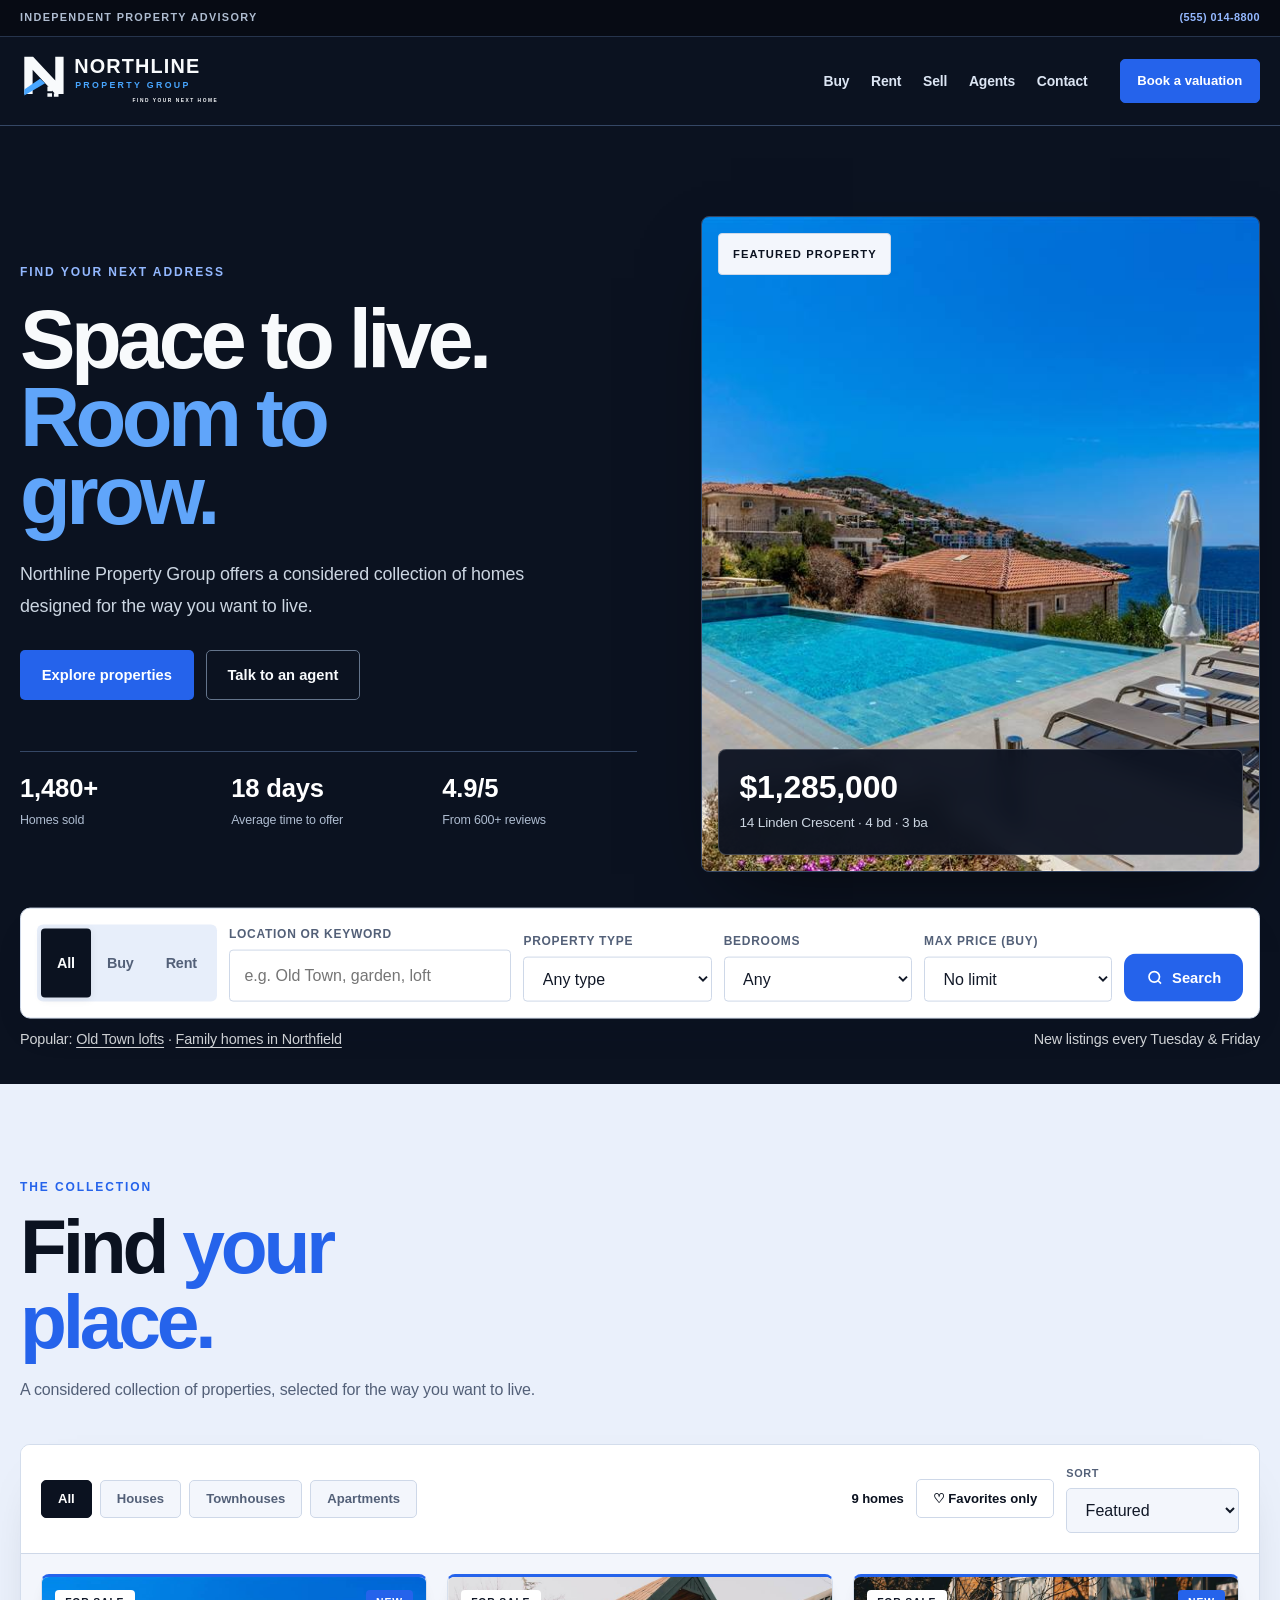
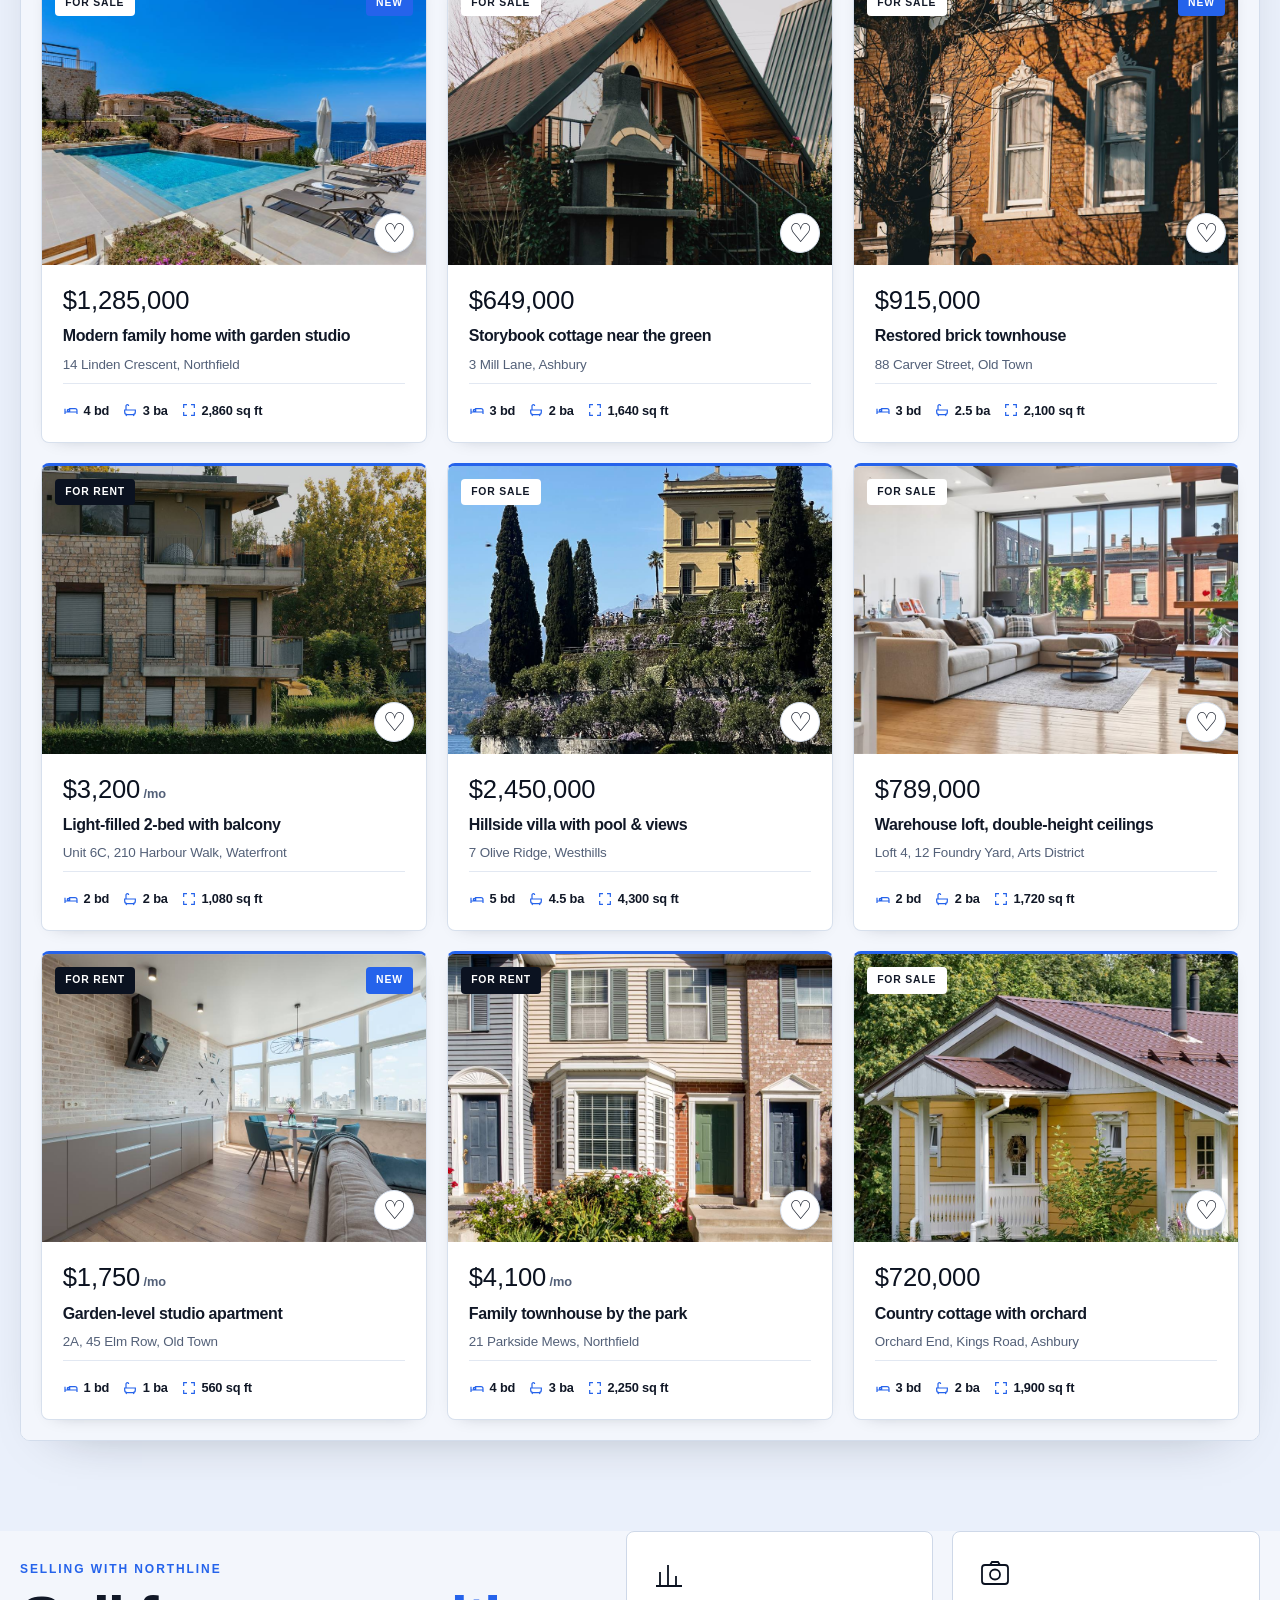
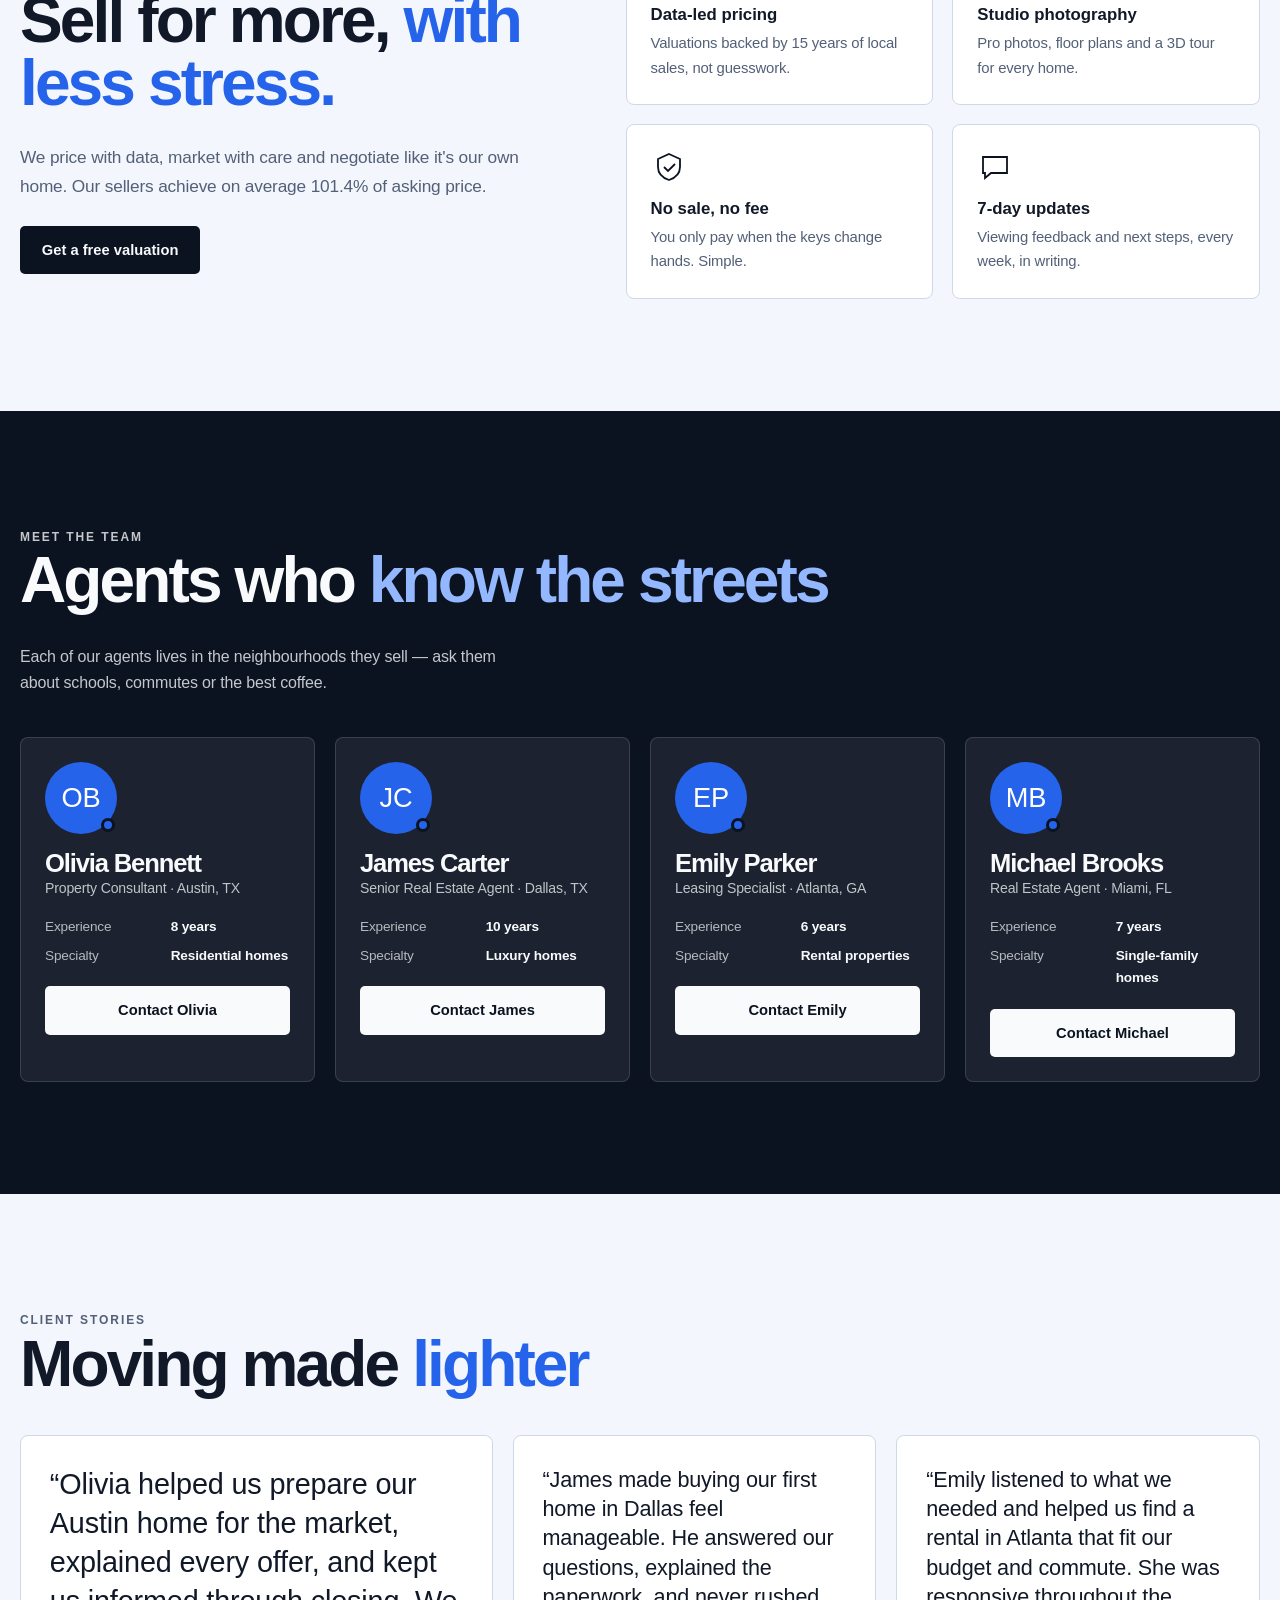
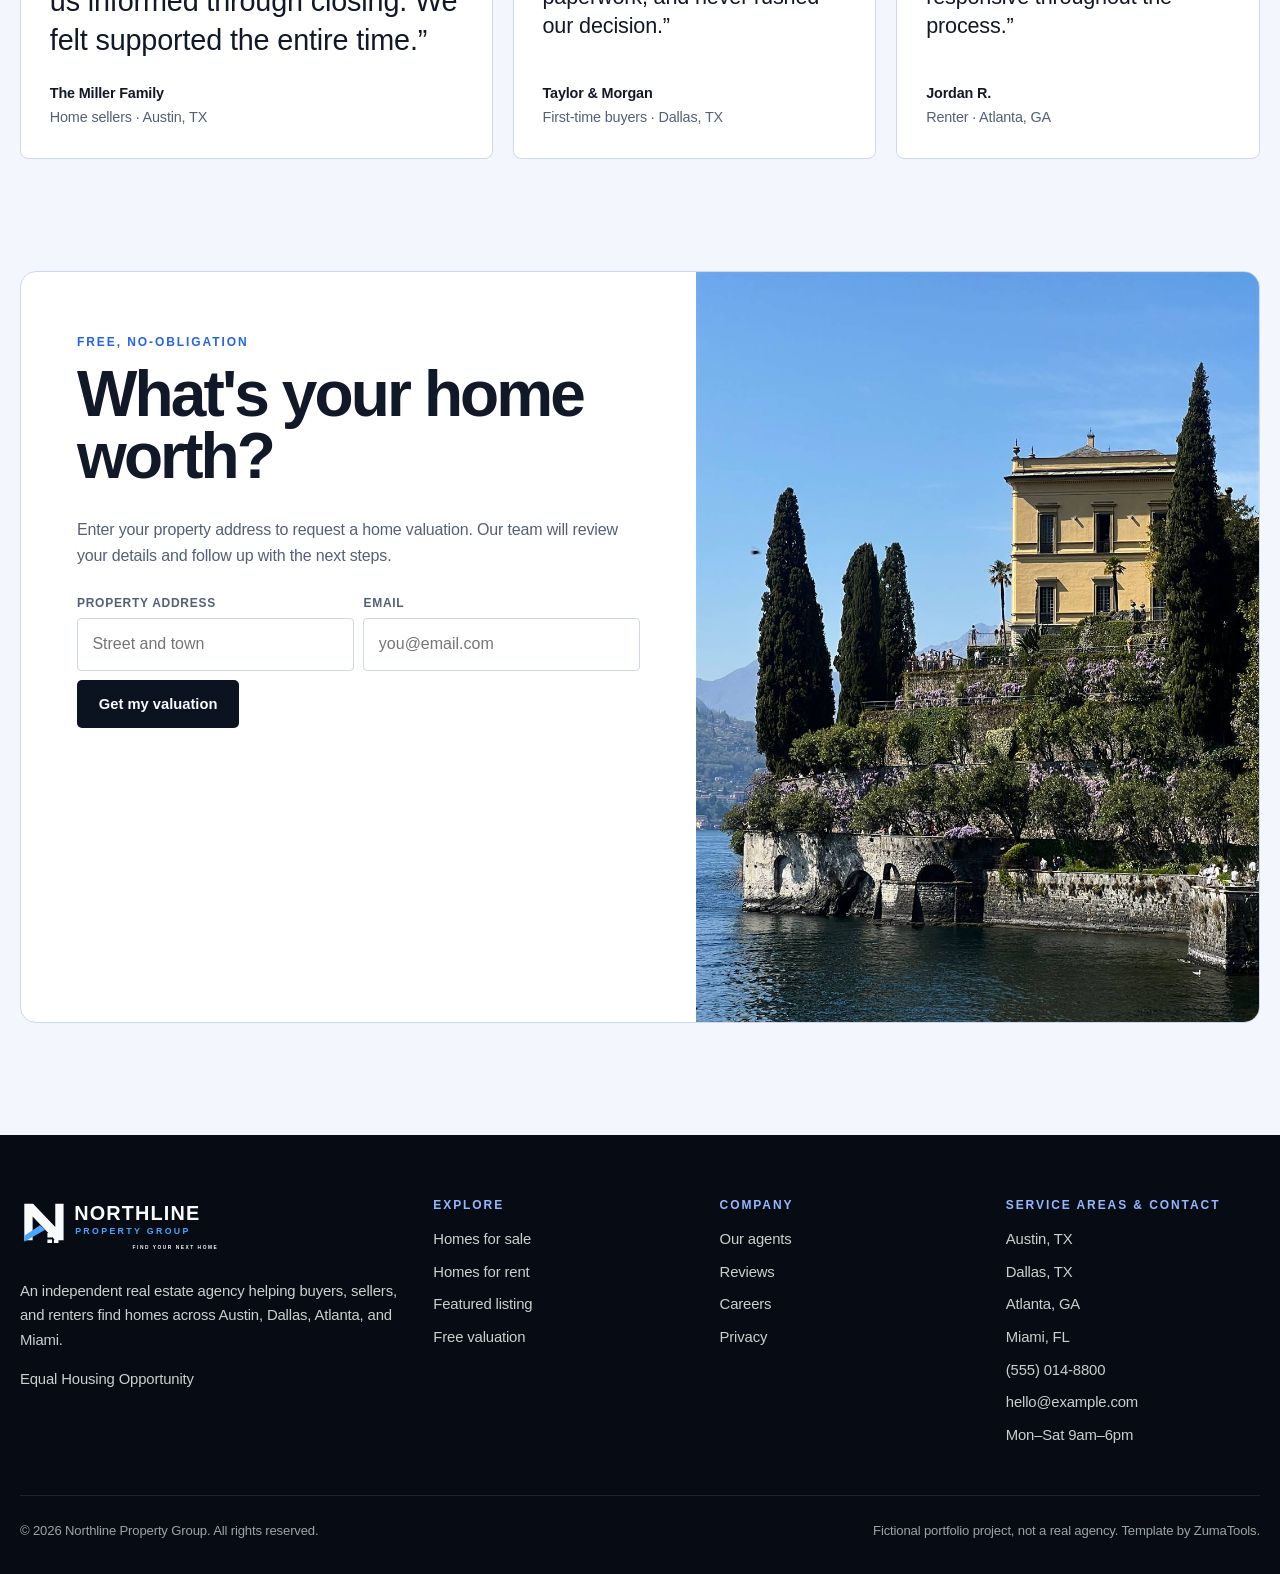
<file: index.html>
<!doctype html>
<html lang="en" class="no-js">
<head>
  <meta charset="utf-8">
  <meta name="viewport" content="width=device-width, initial-scale=1">
  <title>Northline Property Group | Find Your Next Home</title>
  <meta name="description" content="Northline Property Group is an independent estate agency helping you buy, sell and rent homes. Search listings, meet local agents and book a free valuation.">
  <meta property="og:type" content="website">
  <meta property="og:title" content="Northline Property Group — Homes for sale &amp; rent">
  <meta property="og:description" content="Northline Property Group is an independent estate agency helping you buy, sell and rent homes. Search listings, meet local agents and book a free valuation.">
  <meta property="og:image" content="assets/img/house-modern.jpg">
  <meta name="theme-color" content="#1f4d45">
  <link rel="icon" type="image/svg+xml" href="assets/northline-mark.svg">
  <link rel="stylesheet" href="assets/css/style.css">
  <script>document.documentElement.classList.remove('no-js')</script>
  <script src="assets/js/main.js" defer></script>
</head>
<body>
  <a class="skip" href="#main">Skip to content</a>

  
  <header class="site-header">
  <div class="nav-topline">
    <div class="wrap nav-topline-inner">
      <span>Independent Property Advisory</span>
      <a href="tel:+15550148800">(555) 014-8800</a>
    </div>
  </div>
  <nav class="wrap nav" aria-label="Main">
    <a class="logo" href="index.html">
     <img
       class="brand-logo"
       src="assets/northline-logo-light.svg"
       alt="Northline Property Group — Find Your Next Home"
     >
   </a>
    <button class="menu-toggle" aria-expanded="false" aria-controls="nav-links" aria-label="Open menu">
      <span></span><span></span><span></span>
    </button>
    <ul class="nav-links" id="nav-links">
      <li><a href="index.html#homes">Buy</a></li>
      <li><a href="index.html#homes">Rent</a></li>
      <li><a href="index.html#sell">Sell</a></li>
      <li><a href="index.html#agents">Agents</a></li>
      <li><a href="index.html#contact">Contact</a></li>
    </ul>
    <div class="nav-cta">
      <a class="btn btn-primary" href="index.html#contact">Book a valuation</a>
    </div>
  </nav>
</header>


  <main id="main">
    <section class="hero" aria-labelledby="hero-title">
  <div class="wrap hero-layout">
    <!-- Left column: Hero Content -->
    <div class="hero-content">
      <p class="eyebrow">FIND YOUR NEXT ADDRESS</p>
      <h1 id="hero-title">Space to live. <em>Room to grow.</em></h1>
      <p class="lead">Northline Property Group offers a considered collection of homes designed for the way you want to live.</p>
      <div class="hero-actions">
        <a href="#homes" class="btn btn-accent">Explore properties</a>
        <a href="#contact" class="btn btn-ghost">Talk to an agent</a>
      </div>
      <div class="hero-stats">
        <div><b>1,480+</b><span>Homes sold</span></div>
        <div><b>18 days</b><span>Average time to offer</span></div>
        <div><b>4.9/5</b><span>From 600+ reviews</span></div>
      </div>
    </div>

    <!-- Right column: Featured Visual -->
    <div class="hero-visual">
      <img src="assets/img/house-modern.jpg" alt="Contemporary luxury home with modern architecture and landscaped garden" width="800" height="600">
      <span class="hero-chip">FEATURED PROPERTY</span>
      <a class="hero-price" href="listing.html?id=1" style="color:inherit;text-decoration:none">
        <strong>$1,285,000</strong>
        <span>14 Linden Crescent · 4 bd · 3 ba</span>
      </a>
    </div>
  </div>
</section>

    <div class="search-band">
      <div class="wrap">
        <form class="search" id="search" action="#homes" role="search" aria-label="Search homes">
          <div class="seg" role="radiogroup" aria-label="Listing type">
            <label><input type="radio" name="status" value="any" checked><span>All</span></label>
            <label><input type="radio" name="status" value="sale"><span>Buy</span></label>
            <label><input type="radio" name="status" value="rent"><span>Rent</span></label>
          </div>
          <div class="field field-q"><label for="q">Location or keyword</label><input id="q" name="q" type="search" placeholder="e.g. Old Town, garden, loft"></div>
          <div class="field"><label for="type">Property type</label>
            <select id="type" name="type"><option value="any">Any type</option><option value="house">House</option><option value="townhouse">Townhouse</option><option value="apartment">Apartment</option></select></div>
          <div class="field"><label for="beds">Bedrooms</label>
            <select id="beds" name="beds"><option value="0">Any</option><option value="1">1+</option><option value="2">2+</option><option value="3">3+</option><option value="4">4+</option></select></div>
          <div class="field"><label for="max">Max price (buy)</label>
            <select id="max" name="max"><option value="">No limit</option><option value="700000">$700k</option><option value="1000000">$1M</option><option value="1500000">$1.5M</option><option value="3000000">$3M</option></select></div>
          <button class="btn btn-accent" type="submit"><svg viewBox="0 0 24 24" fill="none" stroke="currentColor" stroke-width="2.2" aria-hidden="true"><circle cx="11" cy="11" r="7"/><path d="m20 20-3.5-3.5"/></svg>Search</button>
        </form>
        <div class="search-foot"><span>Popular: <a href="index.html#homes">Old Town lofts</a> · <a href="index.html#homes">Family homes in Northfield</a></span><span>New listings every Tuesday &amp; Friday</span></div>
      </div>
    </div>

    <section class="section listings-section" id="homes" aria-labelledby="homes-title">
  <div class="wrap">
    <div class="listings-intro">
      <div class="listings-intro-copy">
        <p class="eyebrow">THE COLLECTION</p>
        <h2 id="homes-title">Find <em>your place.</em></h2>
        <p>A considered collection of properties, selected for the way you want to live.</p>
      </div>
    </div>
    <div class="listings-panel">
      <div class="listings-toolbar">
        <div class="chips" role="group" aria-label="Quick filter by type">
          <button type="button" data-type="all" aria-pressed="true">All</button>
          <button type="button" data-type="house" aria-pressed="false">Houses</button>
          <button type="button" data-type="townhouse" aria-pressed="false">Townhouses</button>
          <button type="button" data-type="apartment" aria-pressed="false">Apartments</button>
        </div>
        <div class="listings-toolbar-tools">
          <output id="result-count" aria-live="polite">9 homes</output>
          
          <button
            type="button"
            id="favorites-filter"
            class="btn btn-ghost"
            aria-pressed="false"
          >
          ♡ Favorites only
          </button>

          <div class="field">
            <label for="sort">Sort</label>
            <select id="sort">
              <option value="featured">Featured</option>
              <option value="new">Newest</option>
              <option value="price-asc">Price: low to high</option>
              <option value="price-desc">Price: high to low</option>
              <option value="size">Largest</option>
            </select>
          </div>
        </div>
      </div>
      <div class="listings" id="listings">
        <article class="card"><div class="card-media"><img src="assets/img/house-modern.jpg" alt="Contemporary luxury home with modern architecture and landscaped garden" loading="lazy" width="800" height="600"><span class="badge ">For sale</span><span class="badge new">New</span></div><div class="card-body"><p class="price">$1,285,000</p><h3><a href="listing.html?id=1">Modern family home with garden studio</a></h3><p class="addr">14 Linden Crescent, Northfield</p><ul class="specs"><li><svg viewBox="0 0 24 24" fill="none" stroke="currentColor" stroke-width="1.8" aria-hidden="true"><path d="M3 18v-8M21 18v-5a3 3 0 0 0-3-3H10v5M3 15h18M6.5 12.5a1.5 1.5 0 1 0 0-.01"/></svg>4 bd</li><li><svg viewBox="0 0 24 24" fill="none" stroke="currentColor" stroke-width="1.8" aria-hidden="true"><path d="M4 12h16v3a4 4 0 0 1-4 4H8a4 4 0 0 1-4-4zM6 12V6a2 2 0 0 1 4 0M7 19l-1 2M17 19l1 2"/></svg>3 ba</li><li><svg viewBox="0 0 24 24" fill="none" stroke="currentColor" stroke-width="1.8" aria-hidden="true"><path d="M4 9V4h5M20 9V4h-5M4 15v5h5M20 15v5h-5"/></svg>2,860 sq ft</li></ul></div></article>
        <article class="card"><div class="card-media"><img src="assets/img/house-cottage.jpg" alt="Storybook cottage near the green" loading="lazy" width="800" height="600"><span class="badge ">For sale</span></div><div class="card-body"><p class="price">$649,000</p><h3><a href="listing.html?id=2">Storybook cottage near the green</a></h3><p class="addr">3 Mill Lane, Ashbury</p><ul class="specs"><li><svg viewBox="0 0 24 24" fill="none" stroke="currentColor" stroke-width="1.8" aria-hidden="true"><path d="M3 18v-8M21 18v-5a3 3 0 0 0-3-3H10v5M3 15h18M6.5 12.5a1.5 1.5 0 1 0 0-.01"/></svg>3 bd</li><li><svg viewBox="0 0 24 24" fill="none" stroke="currentColor" stroke-width="1.8" aria-hidden="true"><path d="M4 12h16v3a4 4 0 0 1-4 4H8a4 4 0 0 1-4-4zM6 12V6a2 2 0 0 1 4 0M7 19l-1 2M17 19l1 2"/></svg>2 ba</li><li><svg viewBox="0 0 24 24" fill="none" stroke="currentColor" stroke-width="1.8" aria-hidden="true"><path d="M4 9V4h5M20 9V4h-5M4 15v5h5M20 15v5h-5"/></svg>1,640 sq ft</li></ul></div></article>
        <article class="card"><div class="card-media"><img src="assets/img/house-townhouse.jpg" alt="Restored brick townhouse" loading="lazy" width="800" height="600"><span class="badge ">For sale</span><span class="badge new">New</span></div><div class="card-body"><p class="price">$915,000</p><h3><a href="listing.html?id=3">Restored brick townhouse</a></h3><p class="addr">88 Carver Street, Old Town</p><ul class="specs"><li><svg viewBox="0 0 24 24" fill="none" stroke="currentColor" stroke-width="1.8" aria-hidden="true"><path d="M3 18v-8M21 18v-5a3 3 0 0 0-3-3H10v5M3 15h18M6.5 12.5a1.5 1.5 0 1 0 0-.01"/></svg>3 bd</li><li><svg viewBox="0 0 24 24" fill="none" stroke="currentColor" stroke-width="1.8" aria-hidden="true"><path d="M4 12h16v3a4 4 0 0 1-4 4H8a4 4 0 0 1-4-4zM6 12V6a2 2 0 0 1 4 0M7 19l-1 2M17 19l1 2"/></svg>2.5 ba</li><li><svg viewBox="0 0 24 24" fill="none" stroke="currentColor" stroke-width="1.8" aria-hidden="true"><path d="M4 9V4h5M20 9V4h-5M4 15v5h5M20 15v5h-5"/></svg>2,100 sq ft</li></ul></div></article>
        <article class="card"><div class="card-media"><img src="assets/img/house-apartment.jpg" alt="Light-filled 2-bed with balcony" loading="lazy" width="800" height="600"><span class="badge rent">For rent</span></div><div class="card-body"><p class="price">$3,200<small> /mo</small></p><h3><a href="listing.html?id=4">Light-filled 2-bed with balcony</a></h3><p class="addr">Unit 6C, 210 Harbour Walk, Waterfront</p><ul class="specs"><li><svg viewBox="0 0 24 24" fill="none" stroke="currentColor" stroke-width="1.8" aria-hidden="true"><path d="M3 18v-8M21 18v-5a3 3 0 0 0-3-3H10v5M3 15h18M6.5 12.5a1.5 1.5 0 1 0 0-.01"/></svg>2 bd</li><li><svg viewBox="0 0 24 24" fill="none" stroke="currentColor" stroke-width="1.8" aria-hidden="true"><path d="M4 12h16v3a4 4 0 0 1-4 4H8a4 4 0 0 1-4-4zM6 12V6a2 2 0 0 1 4 0M7 19l-1 2M17 19l1 2"/></svg>2 ba</li><li><svg viewBox="0 0 24 24" fill="none" stroke="currentColor" stroke-width="1.8" aria-hidden="true"><path d="M4 9V4h5M20 9V4h-5M4 15v5h5M20 15v5h-5"/></svg>1,080 sq ft</li></ul></div></article>
        <article class="card"><div class="card-media"><img src="assets/img/house-villa.jpg" alt="Hillside villa with pool & views" loading="lazy" width="800" height="600"><span class="badge ">For sale</span></div><div class="card-body"><p class="price">$2,450,000</p><h3><a href="listing.html?id=5">Hillside villa with pool & views</a></h3><p class="addr">7 Olive Ridge, Westhills</p><ul class="specs"><li><svg viewBox="0 0 24 24" fill="none" stroke="currentColor" stroke-width="1.8" aria-hidden="true"><path d="M3 18v-8M21 18v-5a3 3 0 0 0-3-3H10v5M3 15h18M6.5 12.5a1.5 1.5 0 1 0 0-.01"/></svg>5 bd</li><li><svg viewBox="0 0 24 24" fill="none" stroke="currentColor" stroke-width="1.8" aria-hidden="true"><path d="M4 12h16v3a4 4 0 0 1-4 4H8a4 4 0 0 1-4-4zM6 12V6a2 2 0 0 1 4 0M7 19l-1 2M17 19l1 2"/></svg>4.5 ba</li><li><svg viewBox="0 0 24 24" fill="none" stroke="currentColor" stroke-width="1.8" aria-hidden="true"><path d="M4 9V4h5M20 9V4h-5M4 15v5h5M20 15v5h-5"/></svg>4,300 sq ft</li></ul></div></article>
        <article class="card"><div class="card-media"><img src="assets/img/house-loft.jpg" alt="Warehouse loft, double-height ceilings" loading="lazy" width="800" height="600"><span class="badge ">For sale</span></div><div class="card-body"><p class="price">$789,000</p><h3><a href="listing.html?id=6">Warehouse loft, double-height ceilings</a></h3><p class="addr">Loft 4, 12 Foundry Yard, Arts District</p><ul class="specs"><li><svg viewBox="0 0 24 24" fill="none" stroke="currentColor" stroke-width="1.8" aria-hidden="true"><path d="M3 18v-8M21 18v-5a3 3 0 0 0-3-3H10v5M3 15h18M6.5 12.5a1.5 1.5 0 1 0 0-.01"/></svg>2 bd</li><li><svg viewBox="0 0 24 24" fill="none" stroke="currentColor" stroke-width="1.8" aria-hidden="true"><path d="M4 12h16v3a4 4 0 0 1-4 4H8a4 4 0 0 1-4-4zM6 12V6a2 2 0 0 1 4 0M7 19l-1 2M17 19l1 2"/></svg>2 ba</li><li><svg viewBox="0 0 24 24" fill="none" stroke="currentColor" stroke-width="1.8" aria-hidden="true"><path d="M4 9V4h5M20 9V4h-5M4 15v5h5M20 15v5h-5"/></svg>1,720 sq ft</li></ul></div></article>
        <article class="card"><div class="card-media"><img src="assets/img/house-studio.jpg" alt="Garden-level studio apartment" loading="lazy" width="800" height="600"><span class="badge rent">For rent</span><span class="badge new">New</span></div><div class="card-body"><p class="price">$1,750<small> /mo</small></p><h3><a href="listing.html?id=7">Garden-level studio apartment</a></h3><p class="addr">2A, 45 Elm Row, Old Town</p><ul class="specs"><li><svg viewBox="0 0 24 24" fill="none" stroke="currentColor" stroke-width="1.8" aria-hidden="true"><path d="M3 18v-8M21 18v-5a3 3 0 0 0-3-3H10v5M3 15h18M6.5 12.5a1.5 1.5 0 1 0 0-.01"/></svg>1 bd</li><li><svg viewBox="0 0 24 24" fill="none" stroke="currentColor" stroke-width="1.8" aria-hidden="true"><path d="M4 12h16v3a4 4 0 0 1-4 4H8a4 4 0 0 1-4-4zM6 12V6a2 2 0 0 1 4 0M7 19l-1 2M17 19l1 2"/></svg>1 ba</li><li><svg viewBox="0 0 24 24" fill="none" stroke="currentColor" stroke-width="1.8" aria-hidden="true"><path d="M4 9V4h5M20 9V4h-5M4 15v5h5M20 15v5h-5"/></svg>560 sq ft</li></ul></div></article>
        <article class="card"><div class="card-media"><img src="assets/img/house-townhouse-park.jpg" alt="Family townhouse by the park" loading="lazy" width="800" height="600"><span class="badge rent">For rent</span></div><div class="card-body"><p class="price">$4,100<small> /mo</small></p><h3><a href="listing.html?id=8">Family townhouse by the park</a></h3><p class="addr">21 Parkside Mews, Northfield</p><ul class="specs"><li><svg viewBox="0 0 24 24" fill="none" stroke="currentColor" stroke-width="1.8" aria-hidden="true"><path d="M3 18v-8M21 18v-5a3 3 0 0 0-3-3H10v5M3 15h18M6.5 12.5a1.5 1.5 0 1 0 0-.01"/></svg>4 bd</li><li><svg viewBox="0 0 24 24" fill="none" stroke="currentColor" stroke-width="1.8" aria-hidden="true"><path d="M4 12h16v3a4 4 0 0 1-4 4H8a4 4 0 0 1-4-4zM6 12V6a2 2 0 0 1 4 0M7 19l-1 2M17 19l1 2"/></svg>3 ba</li><li><svg viewBox="0 0 24 24" fill="none" stroke="currentColor" stroke-width="1.8" aria-hidden="true"><path d="M4 9V4h5M20 9V4h-5M4 15v5h5M20 15v5h-5"/></svg>2,250 sq ft</li></ul></div></article>
        <article class="card"><div class="card-media"><img src="assets/img/house-flower.jpg" alt="Country cottage with orchard" loading="lazy" width="800" height="600"><span class="badge ">For sale</span></div><div class="card-body"><p class="price">$720,000</p><h3><a href="listing.html?id=9">Country cottage with orchard</a></h3><p class="addr">Orchard End, Kings Road, Ashbury</p><ul class="specs"><li><svg viewBox="0 0 24 24" fill="none" stroke="currentColor" stroke-width="1.8" aria-hidden="true"><path d="M3 18v-8M21 18v-5a3 3 0 0 0-3-3H10v5M3 15h18M6.5 12.5a1.5 1.5 0 1 0 0-.01"/></svg>3 bd</li><li><svg viewBox="0 0 24 24" fill="none" stroke="currentColor" stroke-width="1.8" aria-hidden="true"><path d="M4 12h16v3a4 4 0 0 1-4 4H8a4 4 0 0 1-4-4zM6 12V6a2 2 0 0 1 4 0M7 19l-1 2M17 19l1 2"/></svg>2 ba</li><li><svg viewBox="0 0 24 24" fill="none" stroke="currentColor" stroke-width="1.8" aria-hidden="true"><path d="M4 9V4h5M20 9V4h-5M4 15v5h5M20 15v5h-5"/></svg>1,900 sq ft</li></ul></div></article>
      </div>
    </div>
  </div>
</section>

    <section class="section" id="sell" style="padding-top:0" aria-labelledby="why-title">
      <div class="wrap why">
        <div class="reveal">
          <p class="eyebrow">Selling with Northline</p>
          <h2 id="why-title">Sell for more, <em>with less stress.</em></h2>
          <p style="color:var(--muted);font-size:1.08rem">We price with data, market with care and negotiate like it's our own home. Our sellers achieve on average 101.4% of asking price.</p>
          <a class="btn btn-primary" href="#contact" style="margin-top:.5rem">Get a free valuation</a>
        </div>
        <div class="why-list">
          <div class="why-item reveal"><svg viewBox="0 0 36 36" fill="none" stroke="currentColor" stroke-width="1.8" aria-hidden="true"><path d="M5 30h26M9 30V16M17 30V9M25 30V20"/></svg><h3>Data-led pricing</h3><p>Valuations backed by 15 years of local sales, not guesswork.</p></div>
          <div class="why-item reveal"><svg viewBox="0 0 36 36" fill="none" stroke="currentColor" stroke-width="1.8" aria-hidden="true"><rect x="5" y="9" width="26" height="19" rx="3"/><circle cx="18" cy="18.5" r="5"/><path d="M13 9l2-3h6l2 3"/></svg><h3>Studio photography</h3><p>Pro photos, floor plans and a 3D tour for every home.</p></div>
          <div class="why-item reveal"><svg viewBox="0 0 36 36" fill="none" stroke="currentColor" stroke-width="1.8" aria-hidden="true"><path d="M18 5l11 5v8c0 7-5 11-11 13-6-2-11-6-11-13v-8z"/><path d="m13 18 4 4 7-7"/></svg><h3>No sale, no fee</h3><p>You only pay when the keys change hands. Simple.</p></div>
          <div class="why-item reveal"><svg viewBox="0 0 36 36" fill="none" stroke="currentColor" stroke-width="1.8" aria-hidden="true"><path d="M6 8h24v16H14l-6 5v-5H6z"/></svg><h3>7-day updates</h3><p>Viewing feedback and next steps, every week, in writing.</p></div>
        </div>
      </div>
    </section>

    <section class="section dark" id="agents" aria-labelledby="agents-title">
      <div class="wrap">
        <div class="head-row">
          <div><p class="eyebrow">Meet the team</p><h2 id="agents-title">Agents who <em>know the streets</em></h2></div>
          <p>Each of our agents lives in the neighbourhoods they sell — ask them about schools, commutes or the best coffee.</p>
        </div>
        <div class="agents">
          <article class="agent reveal"><div class="avatar" aria-hidden="true">OB</div><h3>Olivia Bennett</h3><p class="role">Property Consultant · Austin, TX</p><dl><dt>Experience</dt><dd>8 years</dd><dt>Specialty</dt><dd>Residential homes</dd></dl><a class="btn" href="#contact">Contact Olivia</a></article>
          <article class="agent reveal"><div class="avatar" aria-hidden="true">JC</div><h3>James Carter</h3><p class="role">Senior Real Estate Agent · Dallas, TX</p><dl><dt>Experience</dt><dd>10 years</dd><dt>Specialty</dt><dd>Luxury homes</dd></dl><a class="btn" href="#contact">Contact James</a></article>
          <article class="agent reveal"><div class="avatar" aria-hidden="true">EP</div><h3>Emily Parker</h3><p class="role">Leasing Specialist · Atlanta, GA</p><dl><dt>Experience</dt><dd>6 years</dd><dt>Specialty</dt><dd>Rental properties</dd></dl><a class="btn" href="#contact">Contact Emily</a></article>
          <article class="agent reveal"><div class="avatar" aria-hidden="true">MB</div><h3>Michael Brooks</h3><p class="role">Real Estate Agent · Miami, FL</p><dl><dt>Experience</dt><dd>7 years</dd><dt>Specialty</dt><dd>Single-family homes</dd></dl><a class="btn" href="#contact">Contact Michael</a></article>
        </div>
      </div>
    </section>

    <section class="section" id="reviews" aria-labelledby="reviews-title">
      <div class="wrap">
        <div class="head-row"><div><p class="eyebrow">Client stories</p><h2 id="reviews-title">Moving made <em>lighter</em></h2></div></div>
        <div class="quotes">
          <figure class="quote reveal">
            <blockquote>
              “Olivia helped us prepare our Austin home for the market, explained every offer, and kept us informed through closing. We felt supported the entire time.”
            </blockquote>
            <figcaption>
              <b>The Miller Family</b>
              Home sellers · Austin, TX
            </figcaption>
          </figure>

          <figure class="quote reveal">
            <blockquote>
            “James made buying our first home in Dallas feel manageable. He answered our questions, explained the paperwork, and never rushed our decision.”
            </blockquote>
            <figcaption>
              <b>Taylor &amp; Morgan</b>
              First-time buyers · Dallas, TX
            </figcaption>
          </figure>
          
          <figure class="quote reveal">
            <blockquote>
              “Emily listened to what we needed and helped us find a rental in Atlanta that fit our budget and commute. She was responsive throughout the process.”
            </blockquote>
            <figcaption>
              <b>Jordan R.</b>
              Renter · Atlanta, GA
            </figcaption>
          </figure>
        </div>
      </div>
    </section>

    <section class="section" id="contact" style="padding-top:0" aria-labelledby="contact-title">
      <div class="wrap">
        <div class="cta">
          <div>
            <p class="eyebrow">Free, no-obligation</p>
            <h2 id="contact-title">What's your home worth?</h2>
            <p style="color:var(--muted)">Enter your property address to request a home valuation. Our team will review your details and follow up with the next steps.</p>
            <!-- Connect: set action to your Formspree endpoint or add data-netlify="true" name="valuation". -->
            <form action="#" method="post" data-demo>
              <div class="field"><label for="v-address">Property address</label><input id="v-address" name="address" autocomplete="street-address" required placeholder="Street and town"></div>
              <div class="field"><label for="v-email">Email</label><input id="v-email" name="email" type="email" autocomplete="email" required placeholder="you@email.com"></div>
              <button class="btn btn-primary" type="submit" style="align-self:end;height:48px">Get my valuation</button>
              <p class="form-msg" role="status" hidden></p>
            </form>
          </div>
          <img src="assets/img/house-villa.jpg" alt="" loading="lazy" width="800" height="600">
        </div>
      </div>
    </section>
  </main>
  <footer class="site-footer">
    <div class="wrap">
      <div class="footer-grid">
        
      <div>
        <a class="logo" href="index.html">
         <img
          class="brand-logo"
          src="assets/northline-logo-light.svg"
          alt="Northline Property Group — Find Your Next Home"
         >
       </a>

       <p style="margin-top:1rem;max-width:24rem">
         An independent real estate agency helping buyers, sellers, and renters
         find homes across Austin, Dallas, Atlanta, and Miami.
       </p>

       <p>Equal Housing Opportunity</p>
      </div>

        <div><h2>Explore</h2><ul><li><a href="index.html#homes">Homes for sale</a></li><li><a href="index.html#homes">Homes for rent</a></li><li><a href="listing.html?id=1">Featured listing</a></li><li><a href="index.html#sell">Free valuation</a></li></ul></div>
        <div><h2>Company</h2><ul><li><a href="index.html#agents">Our agents</a></li><li><a href="index.html#reviews">Reviews</a></li><li><a href="#">Careers</a></li><li><a href="#">Privacy</a></li></ul></div>
        <div>
          <h2>Service Areas &amp; Contact</h2>
          <ul>
            <li>Austin, TX</li>
            <li>Dallas, TX</li>
            <li>Atlanta, GA</li>
            <li>Miami, FL</li>
            <li><a href="tel:+15550148800">(555) 014-8800</a></li>
            <li><a href="mailto:hello@example.com">hello@example.com</a></li>
            <li>Mon–Sat 9am–6pm</li>
          </ul>
        </div>
      </div>
      <div class="footer-bottom">
        <span>© <span data-year>2026</span> <span data-zt="brandName">Northline Property Group</span>. All rights reserved.</span>
        <span>Fictional portfolio project, not a real agency. Template by ZumaTools.</span>
      </div>
    </div>
  </footer>
</body>
</html>
</file>
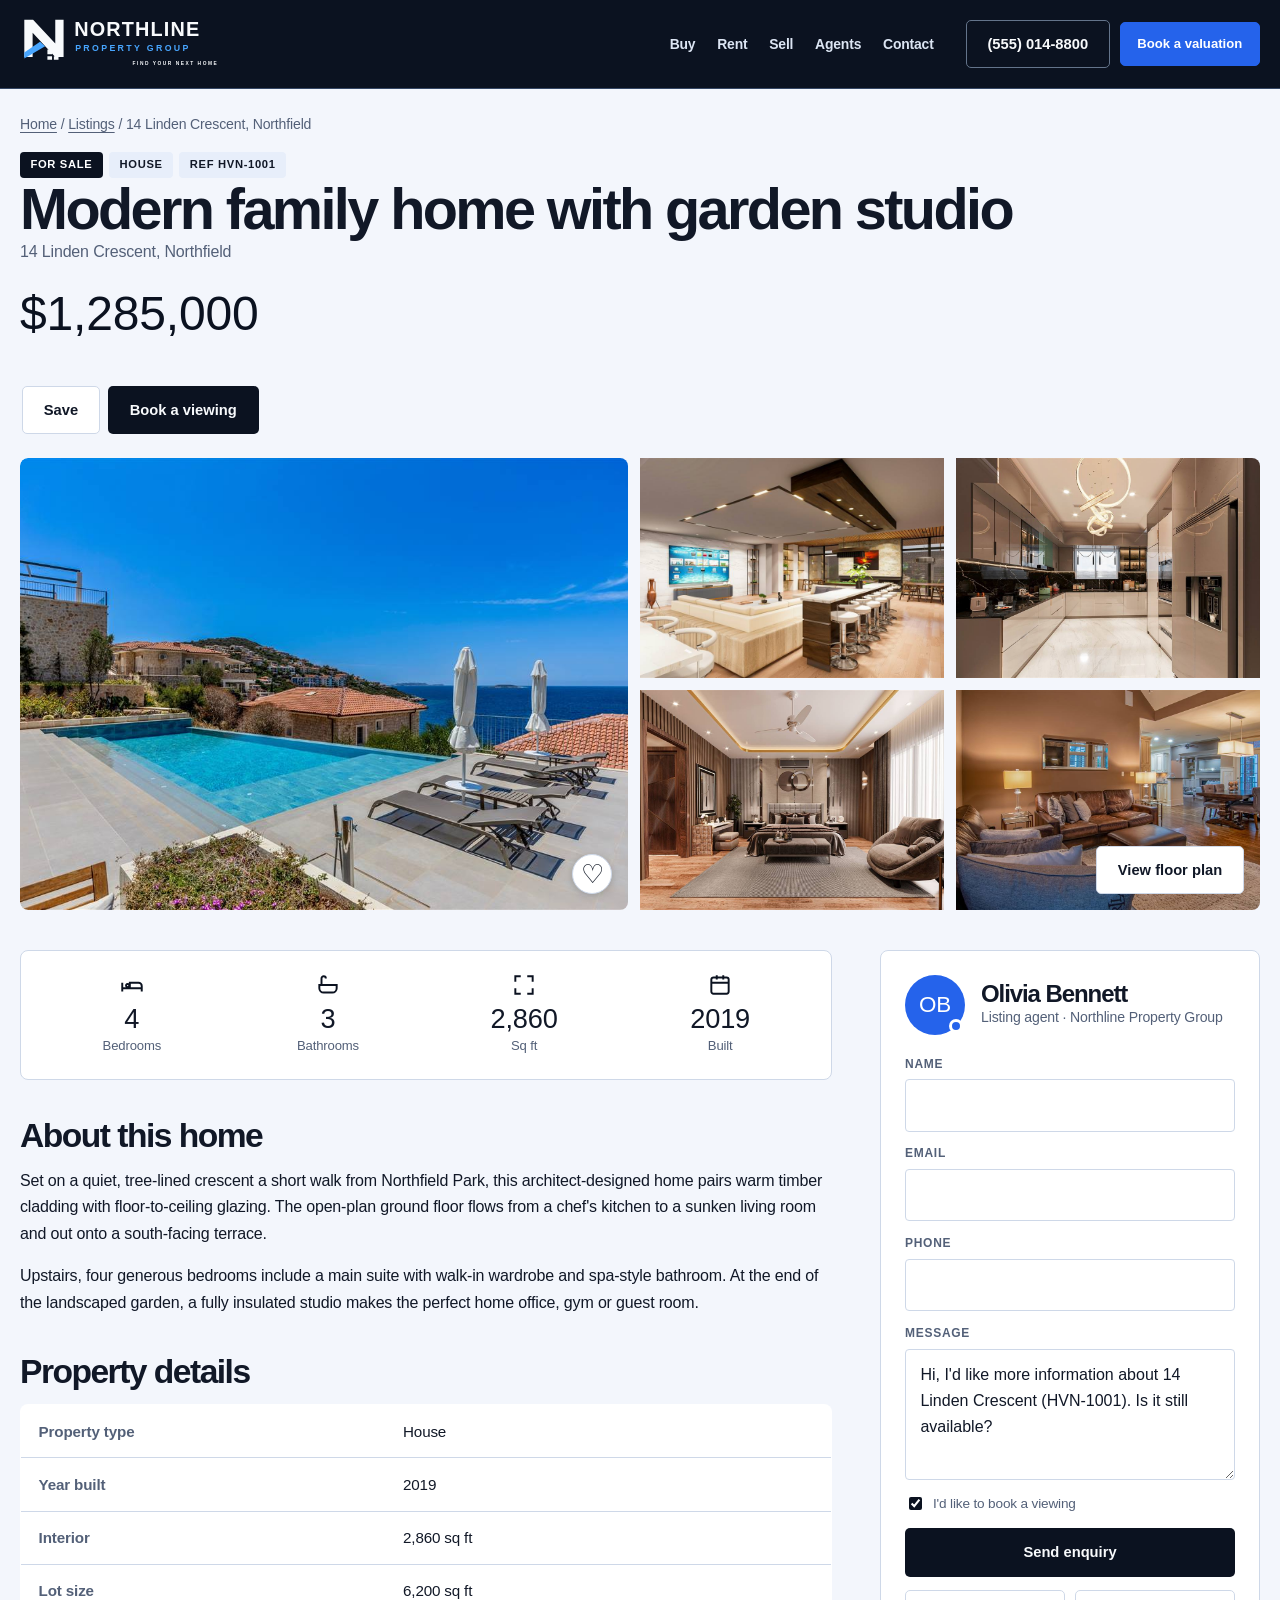
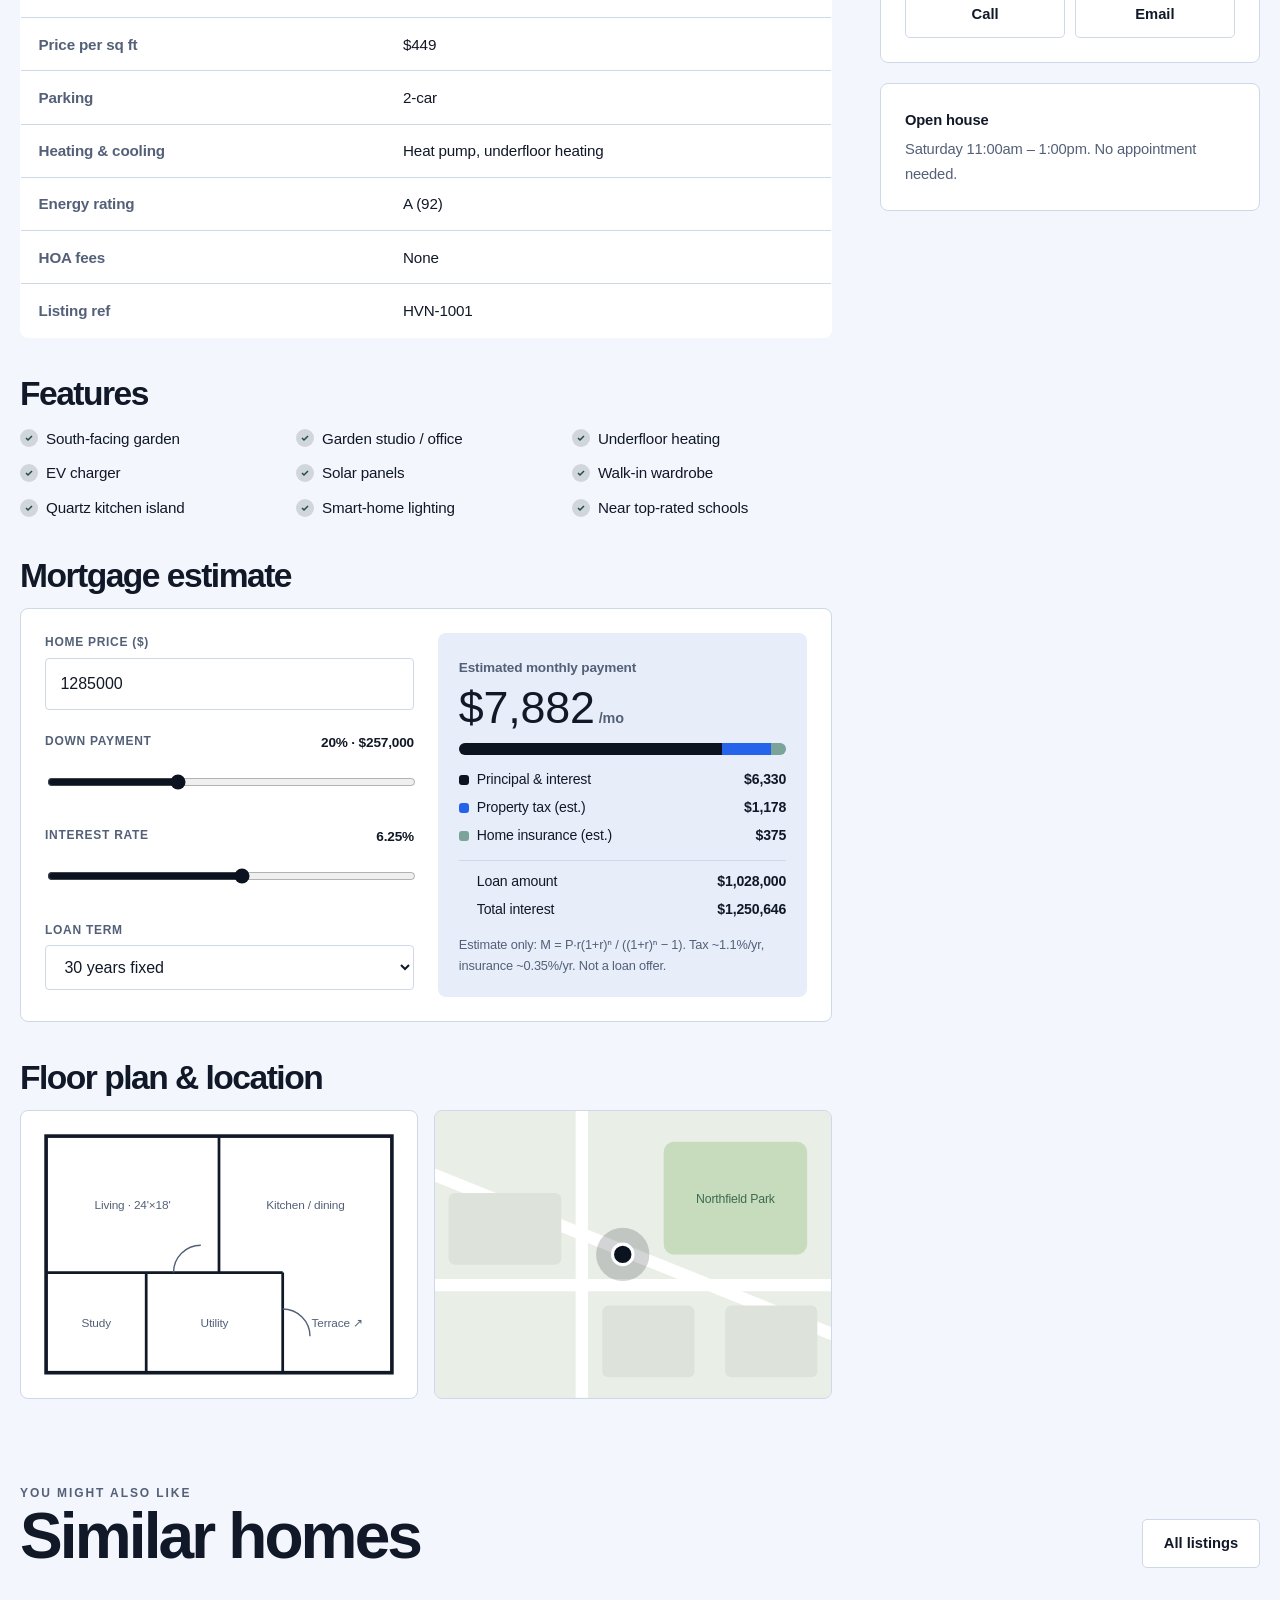
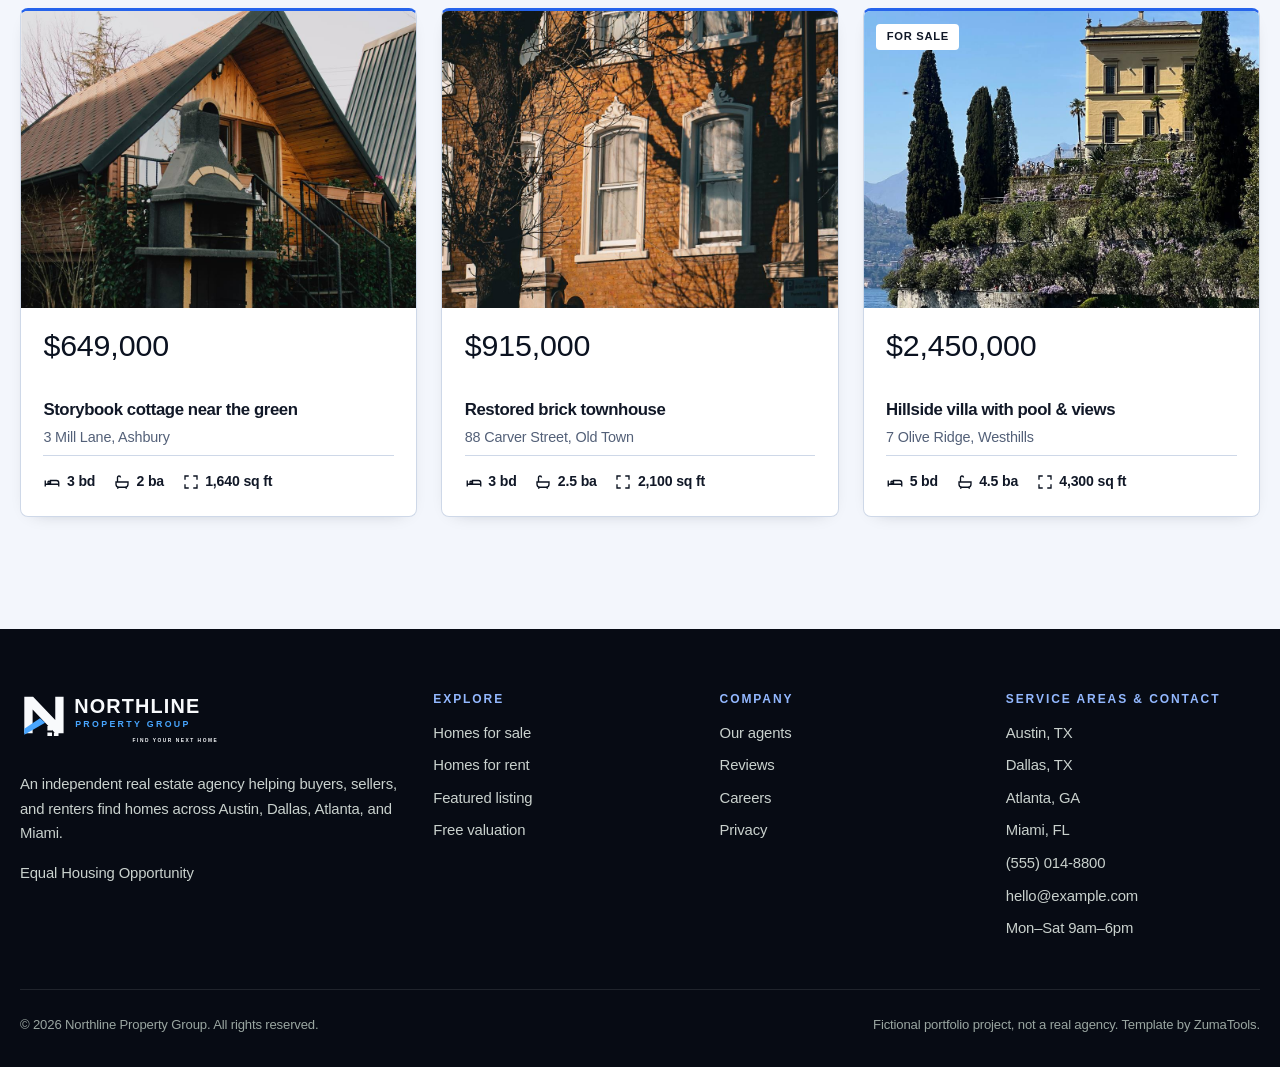
<file: listing.html>
<!doctype html>
<html lang="en" class="no-js">
<head>
  <meta charset="utf-8">
  <meta name="viewport" content="width=device-width, initial-scale=1">
  <title>Modern family home with garden studio — Northfield | Northline Property Group</title>
  <meta name="description" content="4 bed, 3 bath modern family home with a garden studio on Linden Crescent, Northfield. Photos, specs, mortgage estimate and viewing requests.">
  <meta property="og:type" content="website">
  <meta property="og:title" content="Modern family home with garden studio — Northfield | Northline Property Group">
  <meta property="og:description" content="4 bed, 3 bath modern family home with a garden studio on Linden Crescent, Northfield. Photos, specs, mortgage estimate and viewing requests.">
  <meta property="og:image" content="assets/img/house-modern.jpg">
  <meta name="theme-color" content="#1f4d45">
  <link rel="icon" type="image/svg+xml" href="assets/northline-mark.svg">
  <link rel="stylesheet" href="assets/css/style.css">
  <script>document.documentElement.classList.remove('no-js')</script>
  <script src="assets/js/main.js" defer></script>
</head>
<body>
  <a class="skip" href="#main">Skip to content</a>
  <header class="site-header">
    <nav class="wrap nav" aria-label="Main"> 
      <a class="logo" href="index.html">
        <img
          class="brand-logo"
          src="assets/northline-logo-light.svg"
          alt="Northline Property Group — Find Your Next Home"
        >
      </a>
      <button class="menu-toggle" aria-expanded="false" aria-controls="nav-links" aria-label="Open menu"><span></span><span></span><span></span></button>
      <ul class="nav-links" id="nav-links">
        <li><a href="index.html#homes">Buy</a></li>
        <li><a href="index.html#homes">Rent</a></li>
        <li><a href="index.html#sell">Sell</a></li>
        <li><a href="index.html#agents">Agents</a></li>
        <li><a href="index.html#contact">Contact</a></li>
      </ul>
      <div class="nav-cta">
        <a class="btn btn-ghost" href="tel:+15550148800">(555) 014-8800</a>
        <a class="btn btn-primary" href="index.html#contact">Book a valuation</a>
      </div>
    </nav>
  </header>
  <main id="main" data-listing>
    <div class="wrap">
      <nav class="crumbs" aria-label="Breadcrumb"><a href="index.html">Home</a> / <a href="index.html#homes">Listings</a> / <span data-field="address">14 Linden Crescent, Northfield</span></nav>
      <div class="detail-head">
        <div>
          <div class="tags"><span class="tag sale" data-field="status">For sale</span><span class="tag" data-field="type">House</span><span class="tag">Ref <span data-field="ref">HVN-1001</span></span></div>
          <h1 data-zt="heading" data-field="title">Modern family home with garden studio</h1>
          <p class="addr" data-field="address">14 Linden Crescent, Northfield</p>
        </div>
        <div>
          <p class="price" data-field="price">$1,285,000</p>
          <div style="display:flex;gap:.5rem;justify-content:flex-end;flex-wrap:wrap">
            <a class="btn btn-ghost" href="#enquire">Save</a>
            <a class="btn btn-primary" href="#enquire">Book a viewing</a>
          </div>
        </div>
      </div>

      <div class="photos">
        <figure class="detail-image-wrap">
          <img
            data-field-img
            src="assets/img/house-modern.jpg"
            alt="Front of the home"
            width="800"
            height="600"
          >

         <button
           class="favorite-toggle"
           id="detail-favorite"
           type="button"
           data-favorite-id="1"
           aria-pressed="false"
           aria-label="Save property to favorites"
        >♡</button>
      </figure>
        <figure><img data-gallery-img src="assets/img/room-living.jpg" alt="Living room" loading="lazy" width="800" height="600"></figure>
        <figure><img data-gallery-img src="assets/img/room-kitchen.jpg" alt="Kitchen" loading="lazy" width="800" height="600"></figure>
        <figure><img data-gallery-img src="assets/img/room-bedroom.jpg" alt="Main bedroom" loading="lazy" width="800" height="600"></figure>
        <figure><img data-gallery-img src="assets/img/room-view.jpg" alt="Second living space" loading="lazy" width="800" height="600"></figure>
        <a class="btn btn-ghost more" href="#floorplan" data-listing-one>View floor plan</a>
      </div>

      <div class="detail">
        <div>
          <div class="keyfacts">
            <div><svg viewBox="0 0 24 24" fill="none" stroke="currentColor" stroke-width="1.8" aria-hidden="true"><path d="M3 18v-8M21 18v-5a3 3 0 0 0-3-3H10v5M3 15h18M6.5 12.5a1.5 1.5 0 1 0 0-.01"/></svg><b data-field="beds">4</b><span>Bedrooms</span></div>
            <div><svg viewBox="0 0 24 24" fill="none" stroke="currentColor" stroke-width="1.8" aria-hidden="true"><path d="M4 12h16v3a4 4 0 0 1-4 4H8a4 4 0 0 1-4-4zM6 12V6a2 2 0 0 1 4 0"/></svg><b data-field="baths">3</b><span>Bathrooms</span></div>
            <div><svg viewBox="0 0 24 24" fill="none" stroke="currentColor" stroke-width="1.8" aria-hidden="true"><path d="M4 9V4h5M20 9V4h-5M4 15v5h5M20 15v5h-5"/></svg><b data-field="area">2,860</b><span>Sq ft</span></div>
            <div><svg viewBox="0 0 24 24" fill="none" stroke="currentColor" stroke-width="1.8" aria-hidden="true"><rect x="4" y="5" width="16" height="15" rx="2"/><path d="M4 10h16M9 3v4M15 3v4"/></svg><b data-field="year">2019</b><span>Built</span></div>
          </div>

          <h2 data-listing-one>About this home</h2>
          <p data-listing-one>Set on a quiet, tree-lined crescent a short walk from Northfield Park, this architect-designed home pairs warm timber cladding with floor-to-ceiling glazing. The open-plan ground floor flows from a chef's kitchen to a sunken living room and out onto a south-facing terrace.</p>
          <p>Upstairs, four generous bedrooms include a main suite with walk-in wardrobe and spa-style bathroom. At the end of the landscaped garden, a fully insulated studio makes the perfect home office, gym or guest room.</p>

          <h2>Property details</h2>
          <table class="spec-table">
            <caption class="sr-only">Property specifications</caption>
            <tbody>
              <tr><th scope="row">Property type</th><td data-field="type">House</td></tr>
              <tr><th scope="row">Year built</th><td data-field="year">2019</td></tr>
              <tr><th scope="row">Interior</th><td><span data-field="area">2,860</span> sq ft</td></tr>
              <tr><th scope="row">Lot size</th><td data-field="lot">6,200 sq ft</td></tr>
              <tr><th scope="row">Price per sq ft</th><td data-field="ppsf">$449</td></tr>
              <tr><th scope="row">Parking</th><td data-field="garage">2-car</td></tr>
              <tr data-listing-one><th scope="row">Heating &amp; cooling</th><td>Heat pump, underfloor heating</td></tr>
              <tr data-listing-one><th scope="row">Energy rating</th><td>A (92)</td></tr>
              <tr data-listing-one><th scope="row">HOA fees</th><td>None</td></tr>
              <tr><th scope="row">Listing ref</th><td data-field="ref">HVN-1001</td></tr>
            </tbody>
          </table>

          <h2 data-listing-one>Features</h2>
          <ul class="amenities" data-listing-one>
            <li>South-facing garden</li><li>Garden studio / office</li><li>Underfloor heating</li><li>EV charger</li><li>Solar panels</li><li>Walk-in wardrobe</li><li>Quartz kitchen island</li><li>Smart-home lighting</li><li>Near top-rated schools</li>
          </ul>

          <section aria-labelledby="mortgage-title">
            <h2 id="mortgage-title">Mortgage estimate</h2>
            <form class="mortgage" id="mortgage" action="#">
              <div class="inputs">
                <div class="field"><label for="m-price">Home price ($)</label><input id="m-price" name="price" type="number" min="0" step="1000" value="1285000" inputmode="numeric"></div>
                <div class="field"><div class="range-row"><label for="m-down">Down payment</label><output id="down-out" for="m-down">20%</output></div><input id="m-down" name="down" type="range" min="0" max="60" step="1" value="20"></div>
                <div class="field"><div class="range-row"><label for="m-rate">Interest rate</label><output id="rate-out" for="m-rate">6.25%</output></div><input id="m-rate" name="rate" type="range" min="2" max="10" step="0.05" value="6.25"></div>
                <div class="field"><label for="m-term">Loan term</label><select id="m-term" name="term"><option value="30">30 years fixed</option><option value="20">20 years fixed</option><option value="15">15 years fixed</option><option value="10">10 years fixed</option></select></div>
              </div>
              <div class="result" aria-live="polite">
                <div><span style="font-size:.85rem;color:var(--muted);font-weight:700">Estimated monthly payment</span>
                  <p class="monthly" style="margin:.3rem 0 0"><span id="m-total">$7,951</span><small> /mo</small></p></div>
                <div class="bar" aria-hidden="true"><i class="pi" style="width:80%"></i><i class="tx" style="width:15%"></i><i class="ins" style="width:5%"></i></div>
                <ul class="breakdown">
                  <li style="--c:var(--brand)"><span>Principal &amp; interest</span><b id="m-pi">$6,329</b></li>
                  <li style="--c:var(--accent)"><span>Property tax (est.)</span><b id="m-tax">$1,178</b></li>
                  <li style="--c:#7aa39a"><span>Home insurance (est.)</span><b id="m-ins">$375</b></li>
                </ul>
                <ul class="breakdown" style="border-top:1px solid var(--line);padding-top:.6rem">
                  <li><span style="--c:transparent">Loan amount</span><b id="m-loan">$1,028,000</b></li>
                  <li><span style="--c:transparent">Total interest</span><b id="m-interest">—</b></li>
                </ul>
                <p class="fineprint">Estimate only: M = P·r(1+r)ⁿ / ((1+r)ⁿ − 1). Tax ~1.1%/yr, insurance ~0.35%/yr. Not a loan offer.</p>
              </div>
            </form>
          </section>

          <h2 id="floorplan" data-listing-one>Floor plan &amp; location</h2>
          <div data-listing-one style="display:grid;grid-template-columns:repeat(auto-fit,minmax(260px,1fr));gap:1rem">
            <div class="floorplan">
              <svg viewBox="0 0 400 280" role="img" aria-label="Simplified ground-floor plan">
                <rect x="10" y="10" width="380" height="260" fill="none" stroke="var(--text)" stroke-width="4"/>
                <path d="M200 10v150M10 160h260M270 160v110M120 160v110" stroke="var(--text)" stroke-width="3" fill="none"/>
                <path d="M150 160a30 30 0 0 1 30-30M270 200a30 30 0 0 1 30 30" stroke="var(--muted)" stroke-width="1.5" fill="none"/>
                <g font-family="Manrope, sans-serif" font-size="13" fill="var(--muted)" text-anchor="middle"><text x="105" y="90">Living · 24'×18'</text><text x="295" y="90">Kitchen / dining</text><text x="65" y="220">Study</text><text x="195" y="220">Utility</text><text x="330" y="220">Terrace ↗</text></g>
              </svg>
            </div>
            <div class="map-block" role="img" aria-label="Map placeholder showing the home near Northfield Park">
              <svg viewBox="0 0 400 280" preserveAspectRatio="xMidYMid slice" aria-hidden="true">
                <rect width="400" height="280" fill="#e9eee7"/>
                <rect x="230" y="30" width="140" height="110" rx="10" fill="#c7dbbd"/>
                <path d="M0 170h400M150 0v280M0 60l400 160" stroke="#fff" stroke-width="12"/>
                <g fill="#dde3da"><rect x="20" y="80" width="110" height="70" rx="6"/><rect x="170" y="190" width="90" height="70" rx="6"/><rect x="290" y="190" width="90" height="70" rx="6"/></g>
                <circle cx="190" cy="140" r="26" fill="var(--brand)" opacity=".18"/><circle cx="190" cy="140" r="10" fill="var(--brand)" stroke="#fff" stroke-width="3"/>
                <text x="300" y="90" font-family="Manrope, sans-serif" font-size="12" fill="#3f6b4f" text-anchor="middle">Northfield Park</text>
              </svg>
            </div>
          </div>
        </div>

        <aside class="aside" id="enquire" aria-label="Contact the agent">
          <div class="agent-card">
            <div class="agent-top"><div class="avatar" aria-hidden="true">NA</div><div><h2>Nadia Alvarez</h2><p>Listing agent · Northline Property Group</p></div></div>
            <!-- Connect: set action to your Formspree endpoint or add data-netlify="true" name="enquiry". -->
            <form action="#" method="post" data-demo>
              <div class="field"><label for="enq-name">Name</label><input id="enq-name" name="name" autocomplete="name" required></div>
              <div class="field"><label for="enq-email">Email</label><input id="enq-email" name="email" type="email" autocomplete="email" required></div>
              <div class="field"><label for="enq-phone">Phone</label><input id="enq-phone" name="phone" type="tel" autocomplete="tel"></div>
              <div class="field"><label for="enq-msg">Message</label><textarea id="enq-msg" name="message" rows="4"></textarea></div>
              <label class="checkbox"><input type="checkbox" name="viewing" checked> I'd like to book a viewing</label>
              <button class="btn btn-primary" type="submit">Send enquiry</button>
              <p class="form-msg" role="status" hidden></p>
            </form>
            <div class="row" style="margin-top:.8rem"><a class="btn btn-ghost" href="tel:+15550148800">Call</a><a class="btn btn-ghost" href="mailto:hello@example.com">Email</a></div>
          </div>
          <div class="agent-card" data-listing-one style="font-size:.92rem">
            <b>Open house</b>
            <p style="margin:.3rem 0 0;color:var(--muted)">Saturday 11:00am – 1:00pm. No appointment needed.</p>
          </div>
        </aside>
      </div>
    </div>

    <section class="section" style="padding-top:0" aria-labelledby="similar-title">
      <div class="wrap">
        <div class="head-row"><div><p class="eyebrow">You might also like</p><h2 id="similar-title">Similar homes</h2></div><a class="btn btn-ghost" href="index.html#homes">All listings</a></div>
        <div class="listings" id="similar">
          <article class="card"><div class="card-media"><img src="assets/img/house-townhouse.jpg" alt="Restored brick townhouse" loading="lazy" width="800" height="600"><span class="badge ">For sale</span><span class="badge new">New</span></div><div class="card-body"><p class="price">$915,000</p><h3><a href="listing.html?id=3">Restored brick townhouse</a></h3><p class="addr">88 Carver Street, Old Town</p><ul class="specs"><li><svg viewBox="0 0 24 24" fill="none" stroke="currentColor" stroke-width="1.8" aria-hidden="true"><path d="M3 18v-8M21 18v-5a3 3 0 0 0-3-3H10v5M3 15h18M6.5 12.5a1.5 1.5 0 1 0 0-.01"/></svg>3 bd</li><li><svg viewBox="0 0 24 24" fill="none" stroke="currentColor" stroke-width="1.8" aria-hidden="true"><path d="M4 12h16v3a4 4 0 0 1-4 4H8a4 4 0 0 1-4-4zM6 12V6a2 2 0 0 1 4 0M7 19l-1 2M17 19l1 2"/></svg>2.5 ba</li><li><svg viewBox="0 0 24 24" fill="none" stroke="currentColor" stroke-width="1.8" aria-hidden="true"><path d="M4 9V4h5M20 9V4h-5M4 15v5h5M20 15v5h-5"/></svg>2,100 sq ft</li></ul></div></article>
          <article class="card"><div class="card-media"><img src="assets/img/house-villa.jpg" alt="Hillside villa with pool & views" loading="lazy" width="800" height="600"><span class="badge ">For sale</span></div><div class="card-body"><p class="price">$2,450,000</p><h3><a href="listing.html?id=5">Hillside villa with pool & views</a></h3><p class="addr">7 Olive Ridge, Westhills</p><ul class="specs"><li><svg viewBox="0 0 24 24" fill="none" stroke="currentColor" stroke-width="1.8" aria-hidden="true"><path d="M3 18v-8M21 18v-5a3 3 0 0 0-3-3H10v5M3 15h18M6.5 12.5a1.5 1.5 0 1 0 0-.01"/></svg>5 bd</li><li><svg viewBox="0 0 24 24" fill="none" stroke="currentColor" stroke-width="1.8" aria-hidden="true"><path d="M4 12h16v3a4 4 0 0 1-4 4H8a4 4 0 0 1-4-4zM6 12V6a2 2 0 0 1 4 0M7 19l-1 2M17 19l1 2"/></svg>4.5 ba</li><li><svg viewBox="0 0 24 24" fill="none" stroke="currentColor" stroke-width="1.8" aria-hidden="true"><path d="M4 9V4h5M20 9V4h-5M4 15v5h5M20 15v5h-5"/></svg>4,300 sq ft</li></ul></div></article>
          <article class="card"><div class="card-media"><img src="assets/img/house-loft.jpg" alt="Warehouse loft, double-height ceilings" loading="lazy" width="800" height="600"><span class="badge ">For sale</span></div><div class="card-body"><p class="price">$789,000</p><h3><a href="listing.html?id=6">Warehouse loft, double-height ceilings</a></h3><p class="addr">Loft 4, 12 Foundry Yard, Arts District</p><ul class="specs"><li><svg viewBox="0 0 24 24" fill="none" stroke="currentColor" stroke-width="1.8" aria-hidden="true"><path d="M3 18v-8M21 18v-5a3 3 0 0 0-3-3H10v5M3 15h18M6.5 12.5a1.5 1.5 0 1 0 0-.01"/></svg>2 bd</li><li><svg viewBox="0 0 24 24" fill="none" stroke="currentColor" stroke-width="1.8" aria-hidden="true"><path d="M4 12h16v3a4 4 0 0 1-4 4H8a4 4 0 0 1-4-4zM6 12V6a2 2 0 0 1 4 0M7 19l-1 2M17 19l1 2"/></svg>2 ba</li><li><svg viewBox="0 0 24 24" fill="none" stroke="currentColor" stroke-width="1.8" aria-hidden="true"><path d="M4 9V4h5M20 9V4h-5M4 15v5h5M20 15v5h-5"/></svg>1,720 sq ft</li></ul></div></article>
        </div>
      </div>
    </section>
  </main>
  <footer class="site-footer">
    <div class="wrap">
      <div class="footer-grid">
        <div>
         <a class="logo" href="index.html">
          <img
            class="brand-logo"
            src="assets/northline-logo-light.svg"
            alt="Northline Property Group — Find Your Next Home"
          >
         </a>
          <p style="margin-top:1rem;max-width:24rem">An independent real estate agency helping buyers, sellers, and renters find homes across Austin, Dallas, Atlanta, and Miami.</p>
          <p>Equal Housing Opportunity</p>
        </div>
        <div><h2>Explore</h2><ul><li><a href="index.html#homes">Homes for sale</a></li><li><a href="index.html#homes">Homes for rent</a></li><li><a href="listing.html?id=1">Featured listing</a></li><li><a href="index.html#sell">Free valuation</a></li></ul></div>
        <div><h2>Company</h2><ul><li><a href="index.html#agents">Our agents</a></li><li><a href="index.html#reviews">Reviews</a></li><li><a href="#">Careers</a></li><li><a href="#">Privacy</a></li></ul></div>
        <div><h2>Service Areas &amp; Contact</h2><ul><li>Austin, TX</li><li>Dallas, TX</li><li>Atlanta, GA</li><li>Miami, FL</li><li><a href="tel:+15550148800">(555) 014-8800</a></li><li><a href="mailto:hello@example.com">hello@example.com</a></li><li>Mon–Sat 9am–6pm</li></ul></div>
      </div>
      <div class="footer-bottom"><span>© <span data-year>2026</span> <span data-zt="brandName">Northline Property Group</span>. All rights reserved.</span><span>Fictional portfolio project, not a real agency. Template by ZumaTools.</span></div>
    </div>
  </footer>
</body>
</html>
</file>
<file: assets/css/style.css>
:root {
  /* Midnight Blue × Electric Cobalt */
  --brand: #0b1220;
  --brand-ink: #f8fafc;
  --accent: #2563eb;
  --accent-ink: #ffffff;

  /* Cool, clean surfaces */
  --bg: #f3f6fc;
  --surface: #ffffff;
  --surface-2: #e7eefa;

  /* Text and borders */
  --text: #111827;
  --muted: #536078;
  --line: #ced8e8;

  /* Sharper geometry and deeper contrast */
  --radius: 8px;
  --radius-sm: 4px;
  --shadow: 0 24px 48px -26px rgba(11, 18, 32, 0.32);

  /* Strong sans-serif typography */
  --font-display: "Arial Black", "Segoe UI", Arial, sans-serif;
  --font-body: "Segoe UI", "Helvetica Neue", Arial, sans-serif;

  --wrap: 1280px;
}


*, *::before, *::after { box-sizing: border-box; }
html { scroll-behavior: smooth; -webkit-text-size-adjust: 100%; }
body { margin: 0; background: var(--bg); color: var(--text); font: 400 1rem/1.65 var(--font-body); -webkit-font-smoothing: antialiased; overflow-x: hidden; }
img, svg { max-width: 100%; display: block; }
img { height: auto; }
a { color: var(--brand); text-underline-offset: 3px; }
h1, h2, h3 { font-family: var(--font-display); font-weight: 400; line-height: 1.05; letter-spacing: -.01em; margin: 0 0 .45em; }
h1 { font-size: clamp(2.8rem, 6.5vw, 5.6rem); }
h2 { font-size: clamp(2.2rem, 4.4vw, 3.4rem); }
h3 { font-size: 1.5rem; }
h1 em, h2 em { color: var(--brand); }
p { margin: 0 0 1em; }
:focus-visible { outline: 3px solid var(--accent); outline-offset: 2px; border-radius: 4px; }
.skip { position: absolute; left: 1rem; top: -4rem; background: var(--text); color: var(--bg); padding: .7rem 1rem; border-radius: 8px; z-index: 100; }
.skip:focus { top: 1rem; }
.sr-only { position: absolute !important; width: 1px; height: 1px; overflow: hidden; clip: rect(0 0 0 0); white-space: nowrap; }
.wrap { width: min(var(--wrap), 100% - 2.5rem); margin-inline: auto; }
.section { padding: clamp(4rem, 9vw, 7rem) 0; }
.eyebrow { font: 700 .75rem/1 var(--font-body); letter-spacing: .18em; text-transform: uppercase; color: var(--brand); margin-bottom: .9rem; display: inline-block; }
.head-row { display: flex; align-items: end; justify-content: space-between; gap: 2rem; margin-bottom: 2.5rem; flex-wrap: wrap; }
.head-row h2 { margin: 0; }
.head-row p { max-width: 30rem; color: var(--muted); margin: 0; }

.btn { display: inline-flex; align-items: center; justify-content: center; gap: .5rem; padding: .9rem 1.4rem; border-radius: 999px; font: 700 .92rem/1 var(--font-body); text-decoration: none; border: 1.5px solid transparent; cursor: pointer; transition: transform .2s, background .2s, color .2s, border-color .2s; white-space: nowrap; }
.btn-primary { background: var(--brand); color: var(--brand-ink); }
.btn-primary:hover { background: color-mix(in srgb, var(--brand) 85%, black); transform: translateY(-1px); }
.btn-accent { background: var(--accent); color: var(--accent-ink); }
.btn-accent:hover { background: color-mix(in srgb, var(--accent) 85%, black); }
.btn-ghost { border-color: var(--line); color: var(--text); background: var(--surface); }
.btn-ghost:hover { border-color: var(--text); }
.btn svg { width: 18px; height: 18px; }

/* Header */
.site-header { position: sticky; top: 0; z-index: 50; background: color-mix(in srgb, var(--bg) 90%, transparent); backdrop-filter: blur(12px); border-bottom: 1px solid var(--line); }
.nav { display: flex; align-items: center; gap: 2rem; min-height: 74px; }
.logo { display: inline-flex; align-items: center; gap: .55rem; font: 400 1.7rem/1 var(--font-display); color: var(--text); text-decoration: none; margin-right: auto; }
.logo svg { width: 34px; height: 34px; }
.nav-links { display: flex; gap: 1.8rem; list-style: none; margin: 0; padding: 0; align-items: center; }
.nav-links a { color: var(--text); text-decoration: none; font-weight: 600; font-size: .94rem; }
.nav-links a:hover, .nav-links a[aria-current="page"] { color: var(--brand); }
.nav-links a[aria-current="page"] { text-decoration: underline; text-decoration-color: var(--accent); text-decoration-thickness: 2px; text-underline-offset: 8px; }
.nav-cta { display: flex; gap: .6rem; }
.menu-toggle { display: none; width: 46px; height: 46px; border-radius: 12px; border: 1.5px solid var(--line); background: var(--surface); cursor: pointer; color: var(--text); }
.menu-toggle span { display: block; width: 20px; height: 2px; margin: 4px auto; background: currentColor; transition: transform .25s, opacity .25s; }
.menu-toggle[aria-expanded="true"] span:nth-child(1) { transform: translateY(6px) rotate(45deg); }
.menu-toggle[aria-expanded="true"] span:nth-child(2) { opacity: 0; }
.menu-toggle[aria-expanded="true"] span:nth-child(3) { transform: translateY(-6px) rotate(-45deg); }

/* Hero */
.hero { padding: clamp(2.5rem, 6vw, 4.5rem) 0 0; }
.hero-grid { display: grid; grid-template-columns: 1fr 1fr; gap: 3rem; align-items: end; }
.hero .lead { font-size: 1.15rem; color: var(--muted); max-width: 32rem; }
.hero-stats { display: flex; gap: 2.5rem; margin-top: 2rem; flex-wrap: wrap; }
.hero-stats b { display: block; font: 400 2.4rem/1 var(--font-display); }
.hero-stats span { font-size: .85rem; color: var(--muted); }
.hero-visual { position: relative; border-radius: var(--radius) var(--radius) 0 0; overflow: hidden; aspect-ratio: 4/3.2; }
.hero-visual img { width: 100%; height: 100%; object-fit: cover; }
.hero-chip { position: absolute; left: 1rem; top: 1rem; background: var(--surface); border-radius: 999px; padding: .5rem .9rem; font-size: .82rem; font-weight: 700; box-shadow: var(--shadow); display: flex; gap: .4rem; align-items: center; }
.hero-chip i { width: 8px; height: 8px; border-radius: 50%; background: #2fa36b; }
.hero-price { position: absolute; right: 1rem; top: 1rem; background: var(--surface); border-radius: 14px; padding: .8rem 1rem; box-shadow: var(--shadow); font-size: .85rem; }
.hero-price b { font: 400 1.5rem/1 var(--font-display); display: block; }

/* Search */
.search-band { background: var(--brand); padding: 0 0 2rem; }
.search { background: var(--surface); border-radius: var(--radius); box-shadow: var(--shadow); padding: 1rem; display: grid; grid-template-columns: auto 1.5fr 1fr 1fr 1fr auto; gap: .75rem; align-items: end; transform: translateY(-40%); margin-bottom: -2.2rem; position: relative; z-index: 2; }
.seg { display: inline-flex; background: var(--surface-2); border-radius: 12px; padding: 4px; align-self: stretch; }
.seg label { position: relative; }
.seg input { position: absolute; opacity: 0; inset: 0; }
.seg span { display: flex; align-items: center; height: 100%; padding: 0 1rem; border-radius: 9px; font-weight: 700; font-size: .9rem; cursor: pointer; color: var(--muted); }
.seg input:checked + span { background: var(--surface); color: var(--text); box-shadow: 0 2px 8px rgba(0,0,0,.08); }
.seg input:focus-visible + span { outline: 3px solid var(--accent); }
.field { display: flex; flex-direction: column; gap: .3rem; min-width: 0; }
.field label { font-size: .75rem; font-weight: 700; letter-spacing: .06em; text-transform: uppercase; color: var(--muted); }
.field input, .field select, .field textarea { font: inherit; padding: .75rem .9rem; border: 1.5px solid var(--line); border-radius: var(--radius-sm); background: var(--surface); color: var(--text); width: 100%; min-width: 0; }
.field input:focus, .field select:focus, .field textarea:focus { outline: none; border-color: var(--brand); box-shadow: 0 0 0 4px color-mix(in srgb, var(--brand) 15%, transparent); }
.search .btn { height: 48px; border-radius: 12px; }
.search-foot { display: flex; justify-content: space-between; gap: 1rem; color: color-mix(in srgb, var(--brand-ink) 85%, transparent); font-size: .9rem; flex-wrap: wrap; }
.search-foot a { color: inherit; }

/* Listings */
.toolbar { display: flex; gap: 1rem; justify-content: space-between; align-items: center; margin-bottom: 1.5rem; flex-wrap: wrap; }
.toolbar output { font-weight: 700; }
.toolbar .field { flex-direction: row; align-items: center; gap: .6rem; }
.toolbar .field select { width: auto; padding: .55rem .8rem; }
.chips { display: flex; gap: .5rem; flex-wrap: wrap; }
.chips button { font: 700 .85rem/1 var(--font-body); padding: .6rem 1rem; border-radius: 999px; border: 1.5px solid var(--line); background: var(--surface); color: var(--text); cursor: pointer; }
.chips button[aria-pressed="true"] { background: var(--text); color: var(--bg); border-color: var(--text); }
.listings { display: grid; grid-template-columns: repeat(3, 1fr); gap: 1.5rem; }
.card { background: var(--surface); border-radius: var(--radius); overflow: hidden; border: 1px solid var(--line); display: flex; flex-direction: column; transition: transform .3s, box-shadow .3s; position: relative; }
.card:hover { transform: translateY(-4px); box-shadow: var(--shadow); }
.card-media { position: relative; aspect-ratio: 4/3; overflow: hidden; background: var(--surface-2); }
.card-media img { width: 100%; height: 100%; object-fit: cover; transition: transform .6s; }
.card:hover .card-media img { transform: scale(1.05); }
.badge { position: absolute; left: .8rem; top: .8rem; background: var(--surface); color: var(--text); font: 800 .7rem/1 var(--font-body); letter-spacing: .06em; text-transform: uppercase; padding: .45rem .65rem; border-radius: 999px; }
.badge.rent { background: var(--accent); color: var(--accent-ink); }
.badge.new { left: auto; right: .8rem; background: var(--brand); color: var(--brand-ink); }
.card-body { padding: 1.2rem 1.3rem 1.3rem; display: flex; flex-direction: column; gap: .3rem; flex: 1; }
.price { font: 400 1.9rem/1 var(--font-display); }
.price small { font: 600 .85rem var(--font-body); color: var(--muted); }
.card h3 { font: 700 1.02rem/1.35 var(--font-body); margin: .2rem 0 0; letter-spacing: 0; }
.card h3 a { color: var(--text); text-decoration: none; }
.card h3 a::after { content: ""; position: absolute; inset: 0; }
.card .addr { color: var(--muted); font-size: .9rem; margin: 0; }
.specs { display: flex; gap: 1.1rem; list-style: none; padding: .9rem 0 0; margin: auto 0 0; border-top: 1px solid var(--line); font-size: .88rem; font-weight: 600; flex-wrap: wrap; }
.specs li { display: inline-flex; gap: .35rem; align-items: center; }
.specs svg { width: 18px; height: 18px; color: var(--brand); }
.empty { text-align: center; padding: 3rem 1rem; color: var(--muted); grid-column: 1 / -1; background: var(--surface); border-radius: var(--radius); border: 1px dashed var(--line); }

/* Why / features */
.why { display: grid; grid-template-columns: 1fr 1.2fr; gap: clamp(2rem, 6vw, 5rem); align-items: center; }
.why-list { display: grid; grid-template-columns: 1fr 1fr; gap: 1.2rem; }
.why-item { background: var(--surface); border: 1px solid var(--line); border-radius: var(--radius); padding: 1.5rem; }
.why-item svg { width: 36px; height: 36px; color: var(--brand); margin-bottom: .8rem; }
.why-item h3 { font: 700 1.05rem/1.3 var(--font-body); margin-bottom: .3rem; letter-spacing: 0; }
.why-item p { margin: 0; color: var(--muted); font-size: .93rem; }

/* Agents */
.dark { background: var(--brand); color: var(--brand-ink); }
.dark .eyebrow { color: var(--accent); }
.dark h2 em { color: var(--accent); }
.dark .head-row p { color: color-mix(in srgb, var(--brand-ink) 78%, transparent); }
.agents { display: grid; grid-template-columns: repeat(4, 1fr); gap: 1.25rem; }
.agent { background: color-mix(in srgb, var(--brand-ink) 7%, transparent); border: 1px solid color-mix(in srgb, var(--brand-ink) 14%, transparent); border-radius: var(--radius); padding: 1.5rem; }
.avatar { width: 72px; height: 72px; border-radius: 50%; display: grid; place-items: center; font: 400 1.7rem/1 var(--font-display); color: var(--accent-ink); background: var(--accent); margin-bottom: 1rem; position: relative; }
.avatar::after { content: ""; position: absolute; right: 2px; bottom: 2px; width: 14px; height: 14px; border-radius: 50%; background: #2fa36b; border: 3px solid var(--brand); }
.agent h3 { font-size: 1.6rem; margin: 0; }
.agent .role { font-size: .88rem; color: color-mix(in srgb, var(--brand-ink) 75%, transparent); margin: 0 0 1rem; }
.agent dl { display: grid; grid-template-columns: 1fr 1fr; gap: .4rem; margin: 0 0 1.2rem; font-size: .85rem; }
.agent dt { color: color-mix(in srgb, var(--brand-ink) 70%, transparent); }
.agent dd { margin: 0; font-weight: 700; }
.agent a.btn { width: 100%; background: var(--brand-ink); color: var(--brand); }

/* Testimonials */
.quotes { display: grid; grid-template-columns: 1.3fr 1fr 1fr; gap: 1.25rem; }
.quote { margin: 0; background: var(--surface); border: 1px solid var(--line); border-radius: var(--radius); padding: 1.8rem; display: flex; flex-direction: column; }
.quote blockquote { margin: 0 0 1.4rem; font: 400 1.35rem/1.35 var(--font-display); }
.quote:first-child blockquote { font-size: 1.8rem; }
.quote figcaption { margin-top: auto; font-size: .9rem; color: var(--muted); }
.quote figcaption b { color: var(--text); display: block; }

/* CTA */
.cta { background: var(--surface); border: 1px solid var(--line); border-radius: calc(var(--radius) + 8px); display: grid; grid-template-columns: 1.2fr 1fr; overflow: hidden; }
.cta > div { padding: clamp(2rem, 5vw, 3.5rem); }
.cta img { width: 100%; height: 100%; object-fit: cover; }
.cta form { display: flex; gap: .6rem; margin-top: 1.5rem; flex-wrap: wrap; }
.cta form .field { flex: 1 1 220px; }

/* Footer */
.site-footer { background: #111a17; color: #c9d1cd; padding: 4rem 0 2rem; font-size: .93rem; }
.footer-grid { display: grid; grid-template-columns: 1.5fr 1fr 1fr 1fr; gap: 2rem; }
.site-footer .logo { color: #fff; }
.site-footer h2 { font: 800 .75rem/1 var(--font-body); letter-spacing: .16em; text-transform: uppercase; color: var(--accent); margin-bottom: 1rem; }
.site-footer ul { list-style: none; margin: 0; padding: 0; display: grid; gap: .5rem; }
.site-footer a { color: inherit; text-decoration: none; }
.site-footer a:hover { color: #fff; text-decoration: underline; }
.footer-bottom { display: flex; justify-content: space-between; gap: 1rem; flex-wrap: wrap; border-top: 1px solid rgba(255,255,255,.1); padding-top: 1.5rem; margin-top: 3rem; font-size: .82rem; color: #9aa6a1; }
.form-msg { margin: 1rem 0 0; padding: .9rem 1rem; border-radius: var(--radius-sm); background: color-mix(in srgb, var(--brand) 10%, var(--surface)); color: var(--text); border-left: 4px solid var(--brand); width: 100%; }
.form-msg[hidden] { display: none; }

/* Listing detail */
.crumbs { font-size: .88rem; color: var(--muted); padding: 1.5rem 0 1rem; }
.crumbs a { color: inherit; }
.detail-head { display: flex; justify-content: space-between; align-items: end; gap: 1.5rem; flex-wrap: wrap; margin-bottom: 1.5rem; }
.detail-head h1 { font-size: clamp(2.2rem, 4.5vw, 3.6rem); margin: .3rem 0 .2rem; }
.detail-head .addr { color: var(--muted); margin: 0; }
.detail-head .price { font-size: clamp(2.2rem, 4vw, 3rem); text-align: right; }
.tags { display: flex; gap: .4rem; flex-wrap: wrap; }
.tag { font: 800 .7rem/1 var(--font-body); letter-spacing: .06em; text-transform: uppercase; padding: .45rem .65rem; border-radius: 999px; background: var(--surface-2); }
.tag.sale { background: var(--brand); color: var(--brand-ink); }
.photos { display: grid; grid-template-columns: 2fr 1fr 1fr; grid-template-rows: 220px 220px; gap: .75rem; border-radius: var(--radius); overflow: hidden; position: relative; }
.photos figure { margin: 0; background: var(--surface-2); overflow: hidden; }
.photos figure:first-child { grid-row: span 2; }
.photos img { width: 100%; height: 100%; object-fit: cover; }
.photos .more { position: absolute; right: 1rem; bottom: 1rem; }
.detail { display: grid; grid-template-columns: 1fr 380px; gap: 3rem; padding: 2.5rem 0 5rem; align-items: start; }
.keyfacts { display: grid; grid-template-columns: repeat(4, 1fr); gap: 1rem; background: var(--surface); border: 1px solid var(--line); border-radius: var(--radius); padding: 1.3rem; margin-bottom: 2.5rem; }
.keyfacts div { text-align: center; }
.keyfacts svg { width: 26px; height: 26px; margin: 0 auto .4rem; color: var(--brand); }
.keyfacts b { display: block; font: 400 1.7rem/1 var(--font-display); }
.keyfacts span { font-size: .82rem; color: var(--muted); }
.detail h2 { font-size: 2.1rem; margin-top: 2.5rem; }
.detail h2:first-child { margin-top: 0; }
.spec-table { width: 100%; border-collapse: collapse; background: var(--surface); border-radius: var(--radius); overflow: hidden; border: 1px solid var(--line); }
.spec-table th, .spec-table td { text-align: left; padding: .85rem 1.1rem; border-bottom: 1px solid var(--line); font-size: .95rem; }
.spec-table th { font-weight: 600; color: var(--muted); width: 45%; }
.spec-table tr:last-child th, .spec-table tr:last-child td { border-bottom: 0; }
.amenities { display: grid; grid-template-columns: repeat(3, 1fr); gap: .6rem 1rem; list-style: none; padding: 0; margin: 0; }
.amenities li { display: flex; gap: .5rem; align-items: center; font-size: .95rem; }
.amenities li::before { content: ""; width: 18px; height: 18px; flex: none; border-radius: 50%; background: color-mix(in srgb, var(--brand) 14%, transparent) url("data:image/svg+xml,%3Csvg xmlns='http://www.w3.org/2000/svg' viewBox='0 0 24 24' fill='none' stroke='%231f4d45' stroke-width='3'%3E%3Cpath d='M6 12l4 4 8-8'/%3E%3C/svg%3E") center/12px no-repeat; }
.mortgage { background: var(--surface); border: 1px solid var(--line); border-radius: var(--radius); padding: 1.5rem; display: grid; grid-template-columns: 1fr 1fr; gap: 1.5rem; }
.mortgage .inputs { display: grid; gap: .9rem; }
.range-row { display: flex; justify-content: space-between; font-size: .85rem; }
.range-row output { font-weight: 800; }
input[type="range"] { width: 100%; accent-color: var(--brand); }
.result { background: var(--surface-2); border-radius: var(--radius-sm); padding: 1.3rem; display: flex; flex-direction: column; gap: .8rem; }
.result .monthly { font: 400 2.8rem/1 var(--font-display); }
.result .monthly small { font: 600 .9rem var(--font-body); color: var(--muted); }
.bar { display: flex; height: 12px; border-radius: 999px; overflow: hidden; background: var(--line); }
.bar i { display: block; height: 100%; }
.bar .pi { background: var(--brand); } .bar .tx { background: var(--accent); } .bar .ins { background: #7aa39a; }
.breakdown { list-style: none; padding: 0; margin: 0; font-size: .88rem; display: grid; gap: .3rem; }
.breakdown li { display: flex; justify-content: space-between; gap: 1rem; }
.breakdown li span:first-child::before { content: ""; display: inline-block; width: 10px; height: 10px; border-radius: 3px; margin-right: .5rem; vertical-align: middle; background: var(--c); }
.fineprint { font-size: .8rem; color: var(--muted); margin: 0; }
.aside { position: sticky; top: 96px; display: grid; gap: 1.25rem; }
.agent-card { background: var(--surface); border: 1px solid var(--line); border-radius: var(--radius); padding: 1.5rem; }
.agent-top { display: flex; gap: 1rem; align-items: center; margin-bottom: 1.2rem; }
.agent-top .avatar { margin: 0; width: 60px; height: 60px; font-size: 1.4rem; }
.agent-top .avatar::after { border-color: var(--surface); }
.agent-top h2 { font-size: 1.5rem; margin: 0; }
.agent-top p { margin: 0; color: var(--muted); font-size: .88rem; }
.agent-card form { display: grid; gap: .8rem; }
.agent-card .row { display: flex; gap: .6rem; }
.agent-card .row .btn { flex: 1; }
.checkbox { display: flex; gap: .5rem; align-items: flex-start; font-size: .85rem; color: var(--muted); }
.checkbox input { margin-top: .25rem; accent-color: var(--brand); }
.floorplan { background: var(--surface); border: 1px solid var(--line); border-radius: var(--radius); padding: 1rem; }
.map-block { border-radius: var(--radius); overflow: hidden; border: 1px solid var(--line); position: relative; min-height: 260px; background: #e9eee7; }
.map-block svg { position: absolute; inset: 0; width: 100%; height: 100%; }

.reveal { opacity: 0; transform: translateY(20px); transition: opacity .7s ease, transform .7s ease; }
.reveal.in { opacity: 1; transform: none; }
.no-js .reveal { opacity: 1; transform: none; }

@media (max-width: 1100px) {
  .search { grid-template-columns: 1fr 1fr 1fr; transform: translateY(-25%); }
  .search .seg { grid-column: 1 / -1; justify-self: start; }
  .listings { grid-template-columns: repeat(2, 1fr); }
  .agents { grid-template-columns: repeat(2, 1fr); }
  .detail { grid-template-columns: 1fr; }
  .aside { position: static; }
  .quotes { grid-template-columns: 1fr 1fr; }
  .quote:first-child { grid-column: 1 / -1; }
}
@media (max-width: 860px) {
  .menu-toggle { display: block; }
  .nav-cta .btn-ghost { display: none; }
  .nav-links { position: absolute; top: 100%; left: 0; right: 0; flex-direction: column; align-items: stretch; gap: 0; padding: .5rem 1.25rem 1.2rem; background: var(--bg); border-bottom: 1px solid var(--line); box-shadow: var(--shadow); display: none; }
  .nav-links.open { display: flex; }
  .nav-links a { display: block; padding: .9rem 0; border-bottom: 1px solid var(--line); }
  .no-js .nav-links { display: flex; position: static; flex-direction: row; flex-wrap: wrap; gap: 1rem; box-shadow: none; }
  .hero-grid, .why, .cta { grid-template-columns: 1fr; }
  .why-list { grid-template-columns: 1fr 1fr; }
  .footer-grid { grid-template-columns: 1fr 1fr; }
  .mortgage { grid-template-columns: 1fr; }
  .photos { grid-template-columns: 1fr 1fr; grid-template-rows: 240px 140px 140px; }
  .photos figure:first-child { grid-column: 1 / -1; grid-row: auto; }
  .amenities { grid-template-columns: 1fr 1fr; }
  .cta img { max-height: 260px; }
}
@media (max-width: 600px) {
  .nav-cta { display: none; }
  .search { grid-template-columns: 1fr 1fr; transform: none; margin: 0 0 1rem; }
  .search-band { padding-top: 1.25rem; }
  .search .field-q, .search .btn { grid-column: 1 / -1; }
  .hero-chip { display: none; }
  .hero-copy { padding-bottom: 1.5rem !important; }
  .listings, .why-list, .agents, .quotes, .footer-grid { grid-template-columns: 1fr; }
  .keyfacts { grid-template-columns: 1fr 1fr; }
  .detail-head .price { text-align: left; }
  .amenities { grid-template-columns: 1fr; }
  .hero-stats { gap: 1.5rem; }
}
@media (prefers-reduced-motion: reduce) {
  *, *::before, *::after { animation: none !important; transition: none !important; scroll-behavior: auto !important; }
  .reveal { opacity: 1; transform: none; }
}
.detail section > h2:first-child { margin-top: 2.5rem; }

/* ==========================================
   Favorites Toggle Component
   ========================================== */


/* Favorites button on property cards */
.favorite-toggle {
  position: absolute;
  top: auto;
  bottom: 12px;
  right: 12px;
  left: auto;
  z-index: 10;
  width: 40px;
  height: 40px;
  display: grid;
  place-items: center;
  border: 0;
  border-radius: 50%;
  background: #ffffff;
  color: #23395d;
  font-size: 26px;
  line-height: 1;
  cursor: pointer;
  box-shadow: 0 2px 8px rgba(0, 0, 0, 0.18);
}

.favorite-toggle.is-favorite {
  color: #c0394b;
}


.favorite-toggle:hover {
  transform: scale(1.08);
  background: var(--surface-2, #eeece5);
}

.favorite-toggle:focus-visible {
  outline: 3px solid var(--accent, #c8a15a);
  outline-offset: 2px;
}

/* Positioning context for the detail page image wrapper */
.detail-image-wrap {
  position: relative;
}


/* Position the detail-page heart at bottom-right */
figure.detail-image-wrap .favorite-toggle {
  position: absolute !important;
  top: auto !important;
  bottom: 16px !important;
  right: 16px !important;
  left: auto !important;
}


/* =========================================
   PHASE 1 — VISUAL IDENTITY
   Contemporary Architectural Editorial
   ========================================= */

/* Typography */
body {
  letter-spacing: -0.01em;
}

h1,
h2,
h3 {
  letter-spacing: -0.025em;
}

h1 {
  font-size: clamp(3rem, 7vw, 6.2rem);
  line-height: 0.96;
}

h2 {
  font-size: clamp(2.4rem, 5vw, 4rem);
  line-height: 1;
}

h1 em,
h2 em {
  color: var(--accent);
}

/* Buttons: sharper, more editorial geometry */
.btn {
  border-radius: 8px;
  padding: 1rem 1.25rem;
  letter-spacing: 0;
}

.btn-primary {
  background: var(--brand);
  color: var(--brand-ink);
}

.btn-accent {
  background: var(--accent);
  color: var(--accent-ink);
}

.btn-ghost {
  background: var(--surface);
  border-color: var(--line);
  color: var(--text);
}

/* Search controls */
.search {
  border: 1px solid var(--line);
  border-radius: var(--radius);
}

.seg {
  border-radius: 8px;
}

.seg span {
  border-radius: 5px;
}

/* Form controls */
.field input,
.field select,
.field textarea {
  border-radius: var(--radius-sm);
}

.field input:focus,
.field select:focus,
.field textarea:focus {
  border-color: var(--brand);
  box-shadow: 0 0 0 3px color-mix(in srgb, var(--brand) 14%, transparent);
}

/* Toolbar and quick filters */
.chips button {
  border-radius: 6px;
  padding: 0.7rem 1rem;
}

.chips button[aria-pressed="true"] {
  background: var(--brand);
  color: var(--brand-ink);
  border-color: var(--brand);
}

/* Property cards */
.card {
  border-color: var(--line);
  border-radius: var(--radius);
  box-shadow: 0 4px 16px -12px rgba(37, 44, 40, 0.25);
}

.card:hover {
  box-shadow: var(--shadow);
}

.card-body {
  padding: 1.35rem;
}

.price {
  color: var(--brand);
}

.badge {
  border-radius: 5px;
}

.badge.rent,
.badge.new {
  background: var(--accent);
  color: var(--accent-ink);
}

/* Favorites: preserve functionality and adapt the appearance */
.favorite-toggle {
  background: var(--surface);
  color: var(--brand);
}

.favorite-toggle.is-favorite {
  color: var(--accent);
}


/* =========================================
   PHASE 1 — MIDNIGHT BLUE × ELECTRIC COBALT
   ========================================= */

/* Global typography */
body {
  background: var(--bg);
  color: var(--text);
  letter-spacing: -0.01em;
}

h1,
h2,
h3 {
  font-family: var(--font-display);
  font-weight: 900;
  letter-spacing: -0.045em;
}

h1 {
  font-size: clamp(3rem, 7.5vw, 6.5rem);
  line-height: 0.93;
}

h2 {
  font-size: clamp(2.4rem, 5vw, 4rem);
  line-height: 0.98;
}

h1 em,
h2 em {
  color: var(--accent);
  font-style: normal;
}

/* Dark navigation bar with a cobalt edge */
.site-header {
  background: var(--brand);
  color: var(--brand-ink);
  border-bottom: 3px solid var(--accent);
}

.logo,
.nav-links a {
  color: var(--brand-ink);
}

.nav-links a:hover,
.nav-links a[aria-current="page"] {
  color: #93b8ff;
}

.nav-links a[aria-current="page"] {
  text-decoration-color: var(--accent);
}

.menu-toggle {
  background: var(--brand);
  color: var(--brand-ink);
  border-color: #354765;
}

.nav-cta .btn-ghost {
  background: transparent;
  border-color: #64748b;
  color: var(--brand-ink);
}

/* Keep the mobile navigation readable */
@media (max-width: 860px) {
  .nav-links {
    background: var(--surface);
  }

  .nav-links a {
    color: var(--text);
  }
}

/* Stronger headings and blue emphasis */
.eyebrow {
  color: var(--accent);
  letter-spacing: 0.16em;
}

.dark .eyebrow {
  color: #93b8ff;
}

.dark h2 em {
  color: #93b8ff;
}

/* Buttons */
.btn {
  border-radius: 5px;
  padding: 1rem 1.3rem;
  letter-spacing: 0;
}

.btn-primary {
  background: var(--brand);
  color: var(--brand-ink);
}

.btn-primary:hover {
  background: #1b2b46;
}

.btn-accent {
  background: var(--accent);
  color: var(--accent-ink);
}

.btn-accent:hover {
  background: #1d4ed8;
}

.btn-ghost {
  background: var(--surface);
  border-color: var(--line);
  color: var(--text);
}

/* Search panel and inputs */
.search-band {
  background: var(--brand);
}

.search {
  border: 1px solid var(--line);
  border-radius: 10px;
  box-shadow: 0 18px 40px -20px rgba(11, 18, 32, 0.28);
}

.seg {
  border-radius: 6px;
}

.seg span {
  border-radius: 4px;
}

.seg input:checked + span {
  background: var(--brand);
  color: var(--brand-ink);
}

.field input,
.field select,
.field textarea {
  border-radius: var(--radius-sm);
}

.field input:focus,
.field select:focus,
.field textarea:focus {
  border-color: var(--accent);
  box-shadow: 0 0 0 3px rgba(37, 99, 235, 0.16);
}

/* Filter chips */
.chips button {
  border-radius: 5px;
}

.chips button[aria-pressed="true"] {
  background: var(--accent);
  color: #ffffff;
  border-color: var(--accent);
}

/* Property cards */
.card {
  background: var(--surface);
  border: 1px solid var(--line);
  border-top: 3px solid var(--accent);
  border-radius: 8px;
  box-shadow: 0 5px 18px -14px rgba(11, 18, 32, 0.45);
}

.card:hover {
  box-shadow: var(--shadow);
}

.card-body {
  padding: 1.4rem;
}

.card h3 {
  font-family: var(--font-body);
  font-size: 1.05rem;
  font-weight: 750;
  letter-spacing: -0.025em;
}

.price {
  color: var(--brand);
  font-family: var(--font-display);
}

.badge {
  border-radius: 4px;
}

.badge.rent,
.badge.new {
  background: var(--accent);
  color: #ffffff;
}

/* Favorites: keep existing button positioning */
.favorite-toggle {
  background: var(--surface);
  color: var(--brand);
  border: 1px solid var(--line);
}

.favorite-toggle.is-favorite {
  color: var(--accent);
}

/* The avatar's green dot is decorative in the current template */
.avatar::after {
  background: var(--accent);
}

/* Details and secondary components */
.tag {
  border-radius: 4px;
}

.tag.sale {
  background: var(--brand);
  color: #ffffff;
}

.keyfacts,
.agent-card,
.floorplan,
.mortgage,
.result {
  border-radius: 8px;
}

.result {
  background: var(--surface-2);
}

.map-block {
  background: var(--surface-2);
}

.site-footer {
  background: #070b14;
}

.site-footer h2 {
  color: #93b8ff;
}

.empty {
  background: var(--surface);
  border-color: var(--line);
  border-radius: 8px;
}

/* Keep the existing visual identity consistent on detail pages */
.detail-image-wrap {
  border-radius: 8px;
}

.detail-head h1 {
  letter-spacing: -0.045em;
}

.detail section > h2:first-child {
  margin-top: 2.5rem;
}



/* =========================================
   PHASE 2 — HERO SECTION REDESIGN
   Midnight Blue × Electric Cobalt
   ========================================= */

.hero {
  position: relative;
  padding: clamp(3.5rem, 7vw, 6rem) 0 5rem;
  background: var(--brand);
  color: var(--brand-ink);
  overflow: hidden;
}

/* Two-column architectural composition */
.hero-layout {
  display: grid;
  grid-template-columns: minmax(0, 1.05fr) minmax(0, 0.95fr);
  align-items: center;
  gap: clamp(2rem, 5vw, 5rem);
}

.hero-content {
  min-width: 0;
  max-width: 48rem;
}

.hero .eyebrow {
  color: #93b8ff;
  margin-bottom: 1.4rem;
}

.hero h1 {
  max-width: 11ch;
  color: #f8fafc;
  font-family: var(--font-display);
  font-size: clamp(3.2rem, 6.5vw, 6.4rem);
  font-weight: 900;
  line-height: 0.94;
  letter-spacing: -0.055em;
  margin-bottom: 1.5rem;
}

.hero h1 em {
  display: block;
  color: #60a5fa;
  font-style: normal;
}

.hero .lead {
  max-width: 34rem;
  color: #cbd5e1;
  font-size: clamp(1rem, 1.4vw, 1.2rem);
  line-height: 1.75;
  margin-bottom: 1.75rem;
}

/* Primary and secondary actions */
.hero-actions {
  display: flex;
  flex-wrap: wrap;
  gap: 0.75rem;
  margin-bottom: clamp(2rem, 4vw, 3.25rem);
}

.hero-actions .btn {
  min-height: 50px;
  border-radius: 5px;
}

.hero-actions .btn-accent {
  background: var(--accent);
  color: #ffffff;
}

.hero-actions .btn-accent:hover {
  background: #1d4ed8;
  transform: translateY(-2px);
}

.hero-actions .btn-ghost {
  background: transparent;
  border-color: #64748b;
  color: #f8fafc;
}

.hero-actions .btn-ghost:hover {
  background: #1b2b46;
  border-color: #93b8ff;
}

/* Trust statistics */
.hero .hero-stats {
  display: grid;
  grid-template-columns: repeat(3, minmax(0, 1fr));
  gap: 1rem;
  margin-top: 0;
  padding-top: 1.5rem;
  border-top: 1px solid #354765;
}

.hero .hero-stats b {
  display: block;
  color: #ffffff;
  font-family: var(--font-display);
  font-size: clamp(1.25rem, 2vw, 2rem);
  font-weight: 900;
  line-height: 1;
  margin-bottom: 0.55rem;
}

.hero .hero-stats span {
  display: block;
  color: #aebcd0;
  font-size: 0.78rem;
  line-height: 1.5;
}

/* Featured property image */
.hero-visual {
  position: relative;
  width: 100%;
  aspect-ratio: 4 / 4.7;
  max-height: 680px;
  overflow: hidden;
  border: 1px solid #354765;
  border-radius: 8px;
  background: #1b2b46;
  box-shadow: 0 32px 80px -30px rgba(0, 0, 0, 0.6);
}

.hero-visual img {
  display: block;
  width: 100%;
  height: 100%;
  object-fit: cover;
}

/* Featured property label */
.hero .hero-chip {
  position: absolute;
  top: 1rem;
  left: 1rem;
  display: inline-flex;
  align-items: center;
  padding: 0.7rem 0.85rem;
  background: #f3f6fc;
  color: #0b1220;
  border: 1px solid #ced8e8;
  border-radius: 4px;
  box-shadow: none;
  font-size: 0.7rem;
  font-weight: 800;
  letter-spacing: 0.1em;
}

/* Featured property price panel */
.hero .hero-price {
  position: absolute;
  top: auto;
  right: 1rem;
  bottom: 1rem;
  left: 1rem;
  display: flex;
  flex-direction: column;
  gap: 0.4rem;
  padding: 1.25rem;
  border: 1px solid rgba(255, 255, 255, 0.2);
  border-radius: 8px;
  background: rgba(11, 18, 32, 0.94);
  color: #ffffff;
  text-decoration: none;
  box-shadow: none;
  backdrop-filter: blur(10px);
  transition: background 0.2s, border-color 0.2s;
}

.hero .hero-price strong {
  color: #ffffff;
  font-family: var(--font-display);
  font-size: clamp(1.6rem, 2.5vw, 2.25rem);
  font-weight: 900;
  line-height: 1.1;
}

.hero .hero-price span {
  color: #cbd5e1;
  font-size: 0.85rem;
}

.hero .hero-price:hover {
  background: #172b4d;
  border-color: #60a5fa;
}

/* Tablet */
@media (max-width: 860px) {
  .hero {
    padding: 3.5rem 0 4rem;
  }

  .hero-layout {
    grid-template-columns: 1fr;
    gap: 2.5rem;
  }

  .hero-content {
    max-width: 44rem;
  }

  .hero h1 {
    max-width: 12ch;
  }

  .hero-visual {
    aspect-ratio: 16 / 10;
    max-height: none;
  }
}

/* Mobile */
@media (max-width: 600px) {
  .hero {
    padding: 2.75rem 0 3rem;
  }

  .hero-layout {
    gap: 2rem;
  }

  .hero h1 {
    font-size: clamp(3rem, 13vw, 4.5rem);
  }

  .hero-actions .btn {
    flex: 1 1 auto;
    padding-inline: 1rem;
  }

  .hero .hero-stats {
    gap: 0.65rem;
  }

  .hero .hero-stats b {
    font-size: 1.15rem;
  }

  .hero .hero-stats span {
    font-size: 0.68rem;
  }

  .hero-visual {
    aspect-ratio: 4 / 4.2;
  }

  .hero .hero-price {
    right: 0.65rem;
    bottom: 0.65rem;
    left: 0.65rem;
    padding: 1rem;
  }
}


/* =========================================
   PHASE 2 — NAVIGATION REDESIGN
   Architectural / editorial header
   ========================================= */

/* Header foundation */
.site-header {
  position: sticky;
  top: 0;
  z-index: 50;
  background: #0b1220;
  color: #f8fafc;
  border-bottom: 1px solid #354765;
  backdrop-filter: none;
}

/* Slim utility strip */
.nav-topline {
  background: #070b14;
  border-bottom: 1px solid #26344c;
}

.nav-topline-inner {
  min-height: 36px;
  display: flex;
  align-items: center;
  justify-content: space-between;
  gap: 1rem;
  color: #aebcd0;
  font-size: 0.68rem;
  font-weight: 700;
  letter-spacing: 0.12em;
  text-transform: uppercase;
}

.nav-topline-inner a {
  color: #93b8ff;
  text-decoration: none;
  letter-spacing: 0.04em;
  white-space: nowrap;
}

.nav-topline-inner a:hover {
  color: #ffffff;
}

/* Main navigation row */
.site-header .nav {
  position: relative;
  display: flex;
  align-items: center;
  gap: clamp(1rem, 2.5vw, 2.25rem);
  min-height: 88px;
}

/* Brand mark */
.site-header .logo {
  display: inline-flex;
  align-items: center;
  gap: 0.8rem;
  margin-right: auto;
  color: #ffffff;
  text-decoration: none;
  flex-shrink: 0;
}

.site-header .logo svg {
  width: 42px;
  height: 42px;
}

/* Give the existing SVG icon a contrasting blue tile */
.site-header .logo svg rect {
  fill: var(--accent);
}

.site-header .logo svg path {
  stroke: #ffffff;
}

.logo-wordmark {
  display: flex;
  flex-direction: column;
  gap: 0.22rem;
  line-height: 1;
}

.logo-wordmark strong {
  color: #ffffff;
  font-family: var(--font-body);
  font-size: 1.45rem;
  font-weight: 900;
  letter-spacing: -0.055em;
}

.logo-wordmark small {
  color: #93b8ff;
  font-family: var(--font-body);
  font-size: 0.58rem;
  font-weight: 800;
  letter-spacing: 0.17em;
}

/* Desktop links */
.site-header .nav-links {
  display: flex;
  align-items: center;
  gap: clamp(0.8rem, 1.7vw, 1.5rem);
  list-style: none;
  margin: 0;
  padding: 0;
}

.site-header .nav-links a {
  display: inline-block;
  color: #dce5f3;
  font-size: 0.87rem;
  font-weight: 650;
  text-decoration: none;
  white-space: nowrap;
  transition: color 0.2s;
}

.site-header .nav-links a:hover,
.site-header .nav-links a[aria-current="page"] {
  color: #93b8ff;
}

.site-header .nav-links a[aria-current="page"] {
  text-decoration-color: #2563eb;
  text-decoration-thickness: 2px;
  text-underline-offset: 7px;
}

/* Valuation call to action */
.site-header .nav-cta {
  display: flex;
  align-items: center;
  flex-shrink: 0;
}

.site-header .nav-cta .btn-primary {
  background: #2563eb;
  color: #ffffff;
  border: 1px solid #2563eb;
  border-radius: 5px;
  padding: 0.9rem 1.05rem;
  font-size: 0.82rem;
}

.site-header .nav-cta .btn-primary:hover {
  background: #1d4ed8;
  border-color: #1d4ed8;
  transform: translateY(-1px);
}

/* Mobile menu button */
.site-header .menu-toggle {
  display: none;
  flex-shrink: 0;
  width: 44px;
  height: 44px;
  border: 1px solid #354765;
  border-radius: 5px;
  background: #111c30;
  color: #ffffff;
  cursor: pointer;
}

.site-header .menu-toggle span {
  background: currentColor;
}

/* Tablet and mobile navigation */
@media (max-width: 860px) {
  .site-header .nav {
    gap: 0.9rem;
    min-height: 76px;
  }

  .site-header .menu-toggle {
    display: block;
    order: 3;
  }

  .site-header .nav-cta {
    display: flex;
    order: 2;
  }

  .site-header .nav-links {
    position: absolute;
    top: 100%;
    left: 0;
    right: 0;
    z-index: 60;
    display: none;
    flex-direction: column;
    align-items: stretch;
    gap: 0;
    padding: 0.6rem 1.25rem 1.1rem;
    background: #0b1220;
    border: 1px solid #354765;
    border-top: 2px solid #2563eb;
    box-shadow: 0 24px 38px -22px rgba(0, 0, 0, 0.7);
  }

  .site-header .nav-links.open {
    display: flex;
  }

  .site-header .nav-links a {
    display: block;
    padding: 1rem 0;
    color: #e2e8f0;
    border-bottom: 1px solid #26344c;
    font-size: 0.95rem;
  }

  .site-header .nav-links li:last-child a {
    border-bottom: 0;
  }

  .site-header .nav-links a:hover {
    color: #93b8ff;
  }
}

/* Small mobile screens */
@media (max-width: 600px) {
  .nav-topline-inner {
    min-height: 32px;
    gap: 0.5rem;
    font-size: 0.56rem;
    letter-spacing: 0.07em;
  }

  .nav-topline-inner a {
    font-size: 0.65rem;
  }

  .site-header .nav {
    min-height: 70px;
    gap: 0.6rem;
  }

  .site-header .logo {
    gap: 0.5rem;
    min-width: 0;
  }

  .site-header .logo svg {
    width: 34px;
    height: 34px;
  }

  .logo-wordmark strong {
    font-size: 1.2rem;
  }

  .logo-wordmark small {
    font-size: 0.48rem;
    letter-spacing: 0.11em;
  }

    .site-header .nav-cta {
    display: none;
  }

  .site-header .brand-logo {
    width: 200px;
  }

  .photos.photos-single {
  grid-template-columns: 1fr;
  grid-template-rows: auto;
}

.photos.photos-single figure:first-child {
  grid-row: auto;
  aspect-ratio: 16 / 9;
}

  .site-header .menu-toggle {
    width: 40px;
    height: 40px;
  }
}


/* =========================================
   PHASE 2 — PROPERTY LISTINGS REDESIGN
   Midnight Blue × Electric Cobalt
   ========================================= */

/* Section foundation */
.listings-section {
  background: #eaf0fb;
  padding-top: clamp(4rem, 7vw, 6.5rem);
  padding-bottom: clamp(4rem, 7vw, 6.5rem);
}

/* Stronger editorial introduction */
.listings-intro {
  display: flex;
  align-items: flex-end;
  justify-content: space-between;
  gap: 2rem;
  margin-bottom: 2.5rem;
}

.listings-intro-copy {
  max-width: 780px;
}

.listings-intro .eyebrow {
  color: var(--accent);
  margin-bottom: 1rem;
}

.listings-intro h2 {
  max-width: 12ch;
  margin: 0 0 1rem;
  color: var(--brand);
  font-size: clamp(2.8rem, 6vw, 5rem);
  line-height: 0.98;
  letter-spacing: -0.055em;
}

.listings-intro h2 em {
  color: var(--accent);
  font-style: normal;
}

.listings-intro-copy > p:last-child {
  max-width: 42rem;
  margin: 0;
  color: var(--muted);
  font-size: 1rem;
  line-height: 1.75;
}

/* White panel containing the toolbar and grid */
.listings-panel {
  background: var(--surface);
  border: 1px solid #d3ddec;
  border-radius: 10px;
  overflow: hidden;
  box-shadow: 0 20px 55px -38px rgba(11, 18, 32, 0.4);
}

/* Toolbar layout */
.listings-toolbar {
  display: flex;
  align-items: center;
  justify-content: space-between;
  flex-wrap: wrap;
  gap: 1.25rem;
  margin: 0;
  padding: 1.25rem;
  background: #ffffff;
  border-bottom: 1px solid var(--line);
}

.listings-toolbar .chips {
  display: flex;
  flex-wrap: wrap;
  gap: 0.5rem;
}

.listings-toolbar .chips button {
  padding: 0.7rem 1rem;
  border: 1px solid var(--line);
  border-radius: 5px;
  background: #f3f6fc;
  color: var(--muted);
  font: 700 0.82rem/1 var(--font-body);
  cursor: pointer;
  transition: background 0.2s, color 0.2s, border-color 0.2s;
}

.listings-toolbar .chips button:hover {
  border-color: var(--accent);
  color: var(--brand);
}

.listings-toolbar .chips button[aria-pressed="true"] {
  background: var(--brand);
  border-color: var(--brand);
  color: #ffffff;
}

/* Count, Favorites, and sorting controls */
.listings-toolbar-tools {
  display: flex;
  align-items: center;
  justify-content: flex-end;
  flex-wrap: wrap;
  gap: 0.75rem;
}

#result-count {
  color: var(--brand);
  font-size: 0.82rem;
  font-weight: 800;
  white-space: nowrap;
}

.listings-toolbar #favorites-filter {
  padding: 0.75rem 1rem;
  border: 1px solid var(--line);
  border-radius: 5px;
  background: #ffffff;
  color: var(--brand);
  font-size: 0.82rem;
}

.listings-toolbar #favorites-filter:hover {
  border-color: var(--accent);
}

.listings-toolbar #favorites-filter[aria-pressed="true"] {
  background: var(--accent);
  border-color: var(--accent);
  color: #ffffff;
}

/* Sorting field */
.listings-toolbar .field {
  gap: 0.35rem;
}

.listings-toolbar .field label {
  color: var(--muted);
  font-size: 0.68rem;
}

.listings-toolbar .field select {
  border-radius: 5px;
  border-color: var(--line);
  background: #f3f6fc;
  color: var(--text);
}

/* Property grid */
.listings-section .listings {
  display: grid;
  grid-template-columns: repeat(3, minmax(0, 1fr));
  gap: 1.25rem;
  padding: 1.25rem;
  background: #f3f6fc;
}

/* Card design */
.listings-section .card {
  min-width: 0;
  border: 1px solid #d7e0ed;
  border-top: 3px solid var(--accent);
  border-radius: 8px;
  background: #ffffff;
  overflow: hidden;
  box-shadow: 0 5px 18px -14px rgba(11, 18, 32, 0.45);
  transition: transform 0.25s ease, box-shadow 0.25s ease;
}

.listings-section .card:hover {
  transform: translateY(-5px);
  box-shadow: 0 22px 38px -25px rgba(11, 18, 32, 0.45);
}

.listings-section .card-media {
  position: relative;
  aspect-ratio: 4 / 3;
  background: #dce5f4;
  overflow: hidden;
}

.listings-section .card-media img {
  display: block;
  width: 100%;
  height: 100%;
  object-fit: cover;
  transition: transform 0.5s ease;
}

.listings-section .card:hover .card-media img {
  transform: scale(1.035);
}

/* Property labels */
.listings-section .badge {
  padding: 0.5rem 0.65rem;
  border-radius: 4px;
  font-size: 0.65rem;
  letter-spacing: 0.08em;
}

.listings-section .badge.new {
  background: var(--accent);
  color: #ffffff;
}

.listings-section .badge.rent {
  background: var(--brand);
  color: #ffffff;
}

/* Card content */
.listings-section .card-body {
  display: flex;
  flex: 1;
  flex-direction: column;
  gap: 0.45rem;
  padding: 1.3rem;
}

.listings-section .price {
  margin: 0 0 0.25rem;
  color: var(--brand);
  font-family: var(--font-display);
  font-size: clamp(1.5rem, 2vw, 2rem);
  line-height: 1.1;
}

.listings-section .price small {
  color: var(--muted);
  font-family: var(--font-body);
  font-size: 0.8rem;
}

.listings-section .card h3 {
  margin: 0;
  font-family: var(--font-body);
  font-size: 1rem;
  font-weight: 800;
  line-height: 1.4;
  letter-spacing: -0.025em;
}

.listings-section .card h3 a {
  color: var(--text);
  text-decoration: none;
}

.listings-section .card h3 a:hover {
  color: var(--accent);
}

.listings-section .card .addr {
  margin: 0;
  color: var(--muted);
  font-size: 0.84rem;
  line-height: 1.55;
}

/* Property specifications */
.listings-section .specs {
  display: flex;
  flex-wrap: wrap;
  gap: 0.8rem;
  margin: auto 0 0;
  padding-top: 1rem;
  border-top: 1px solid #e2e8f2;
  color: var(--text);
  font-size: 0.8rem;
}

.listings-section .specs li {
  display: inline-flex;
  align-items: center;
  gap: 0.3rem;
}

.listings-section .specs svg {
  width: 16px;
  height: 16px;
  color: var(--accent);
}

/* Favorites buttons */
.listings-section .favorite-toggle {
  top: auto;
  bottom: 12px;
  right: 12px;
  z-index: 3;
  background: #ffffff;
  border: 1px solid #d7e0ed;
  color: var(--brand);
}

.listings-section .favorite-toggle.is-favorite {
  color: var(--accent);
}

/* Empty results */
.listings-section .empty {
  grid-column: 1 / -1;
  margin: 0;
  padding: 3.5rem 1.5rem;
  background: #ffffff;
  border: 1px dashed #bdcbe0;
  border-radius: 8px;
  color: var(--muted);
  line-height: 1.7;
}

/* Tablet */
@media (max-width: 1000px) {
  .listings-section .listings {
    grid-template-columns: repeat(2, minmax(0, 1fr));
  }

  .listings-toolbar {
    align-items: flex-start;
  }

  .listings-toolbar-tools {
    justify-content: flex-start;
  }
}

/* Mobile */
@media (max-width: 600px) {
  .listings-section {
    padding-top: 3.5rem;
    padding-bottom: 3.5rem;
  }

  .listings-intro {
    margin-bottom: 1.75rem;
  }

  .listings-intro h2 {
    font-size: clamp(2.7rem, 11vw, 4rem);
  }

  .listings-toolbar {
    padding: 1rem;
    gap: 1rem;
  }

  .listings-toolbar-tools {
    width: 100%;
    justify-content: space-between;
    gap: 0.65rem;
  }

  .listings-toolbar .chips button {
    padding: 0.65rem 0.8rem;
    font-size: 0.76rem;
  }

  .listings-section .listings {
    grid-template-columns: minmax(0, 1fr);
    gap: 1rem;
    padding: 0.8rem;
  }

  .listings-section .card-body {
    padding: 1.15rem;
  }

  .listings-section .price {
    font-size: 1.75rem;
  }
}

/* Northline Property Group logo */
.brand-logo {
  display: block;
  width: 260px;
  max-width: 100%;
  height: auto;
  object-fit: contain;
}

/* Phone header: keep logo and menu button inside the viewport */
@media (max-width: 600px) {
  .site-header .nav-cta { display: none; }
  .site-header .brand-logo { width: min(220px, 56vw); }
}

/* Single-photo gallery: when no extra gallery photo is visible, the main photo gets the full width */
.photos:not(:has(figure:not([hidden]) > img[data-gallery-img])) {
  grid-template-columns: 1fr;
  grid-template-rows: 460px;
}

.photos:not(:has(figure:not([hidden]) > img[data-gallery-img])) figure:first-child {
  grid-column: 1 / -1;
  grid-row: auto;
}

@media (max-width: 600px) {
  .photos:not(:has(figure:not([hidden]) > img[data-gallery-img])) {
    grid-template-rows: 280px;
  }
}
</file>
